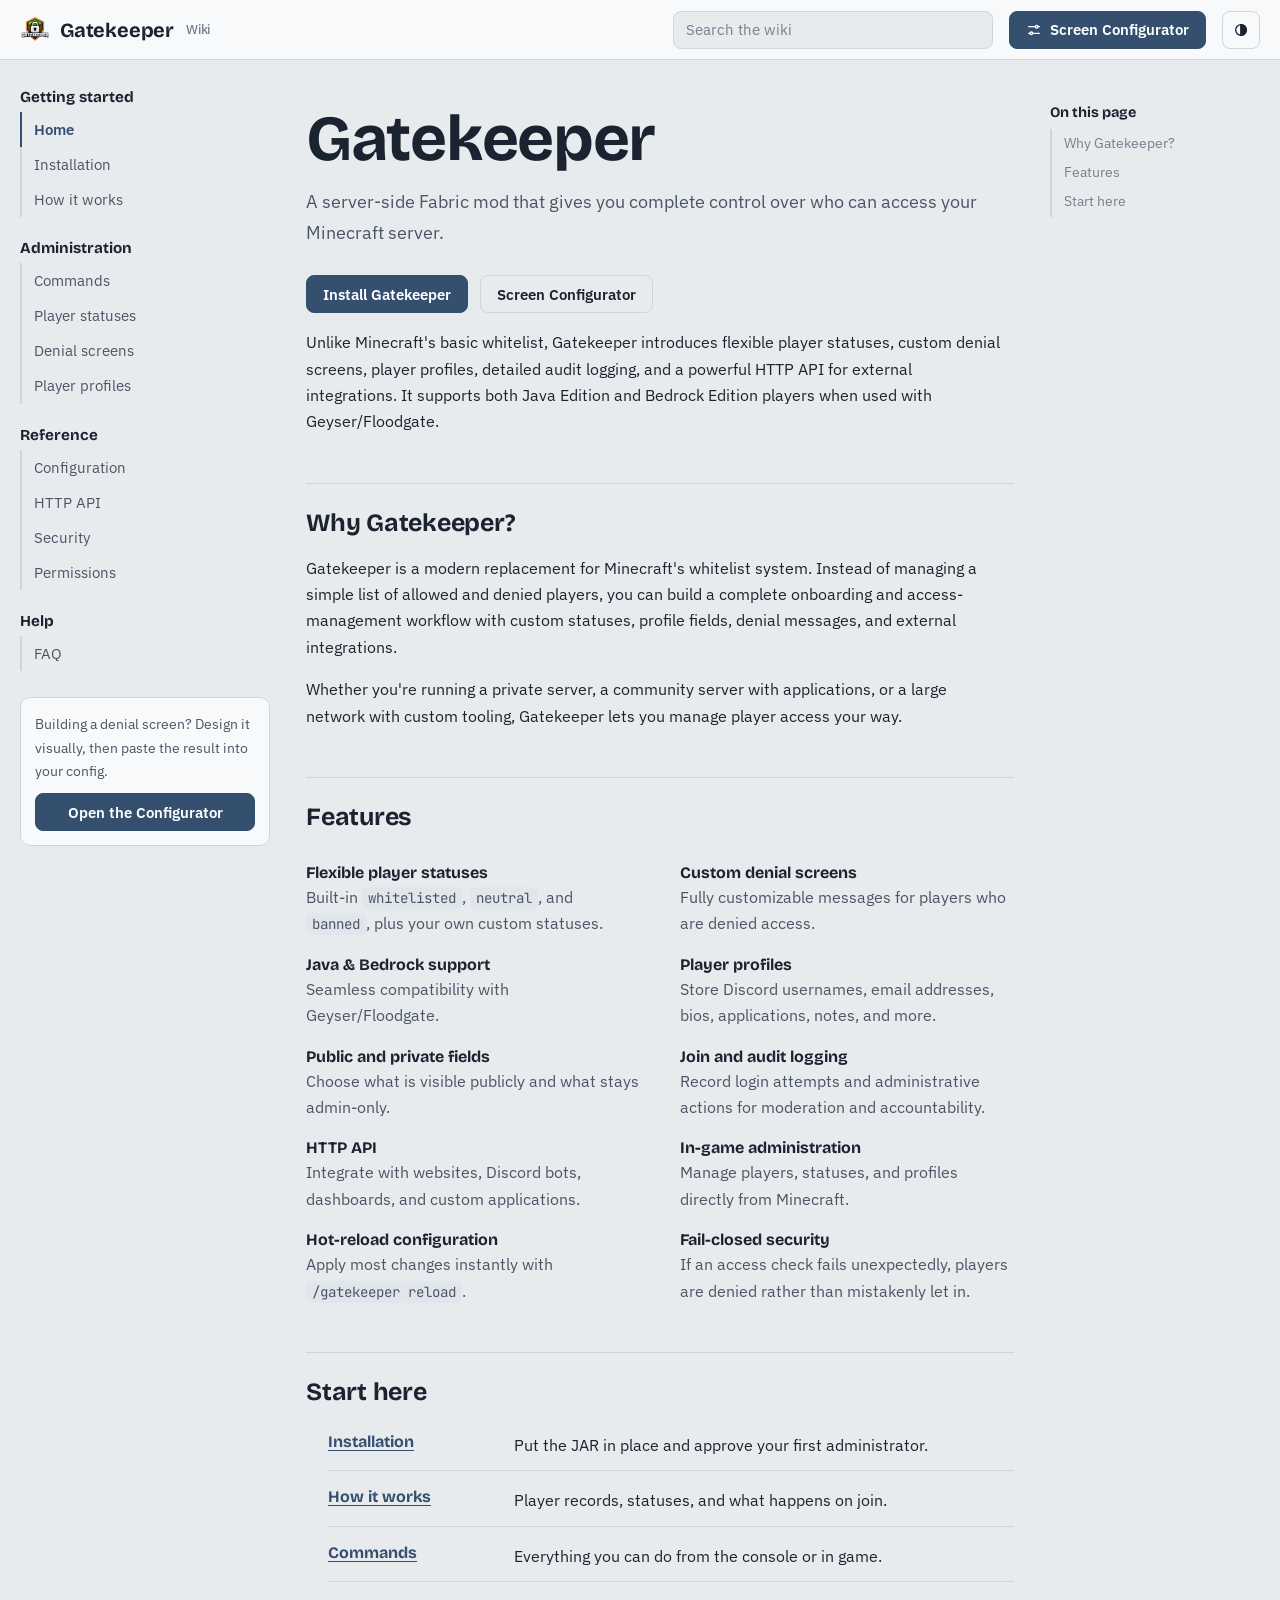
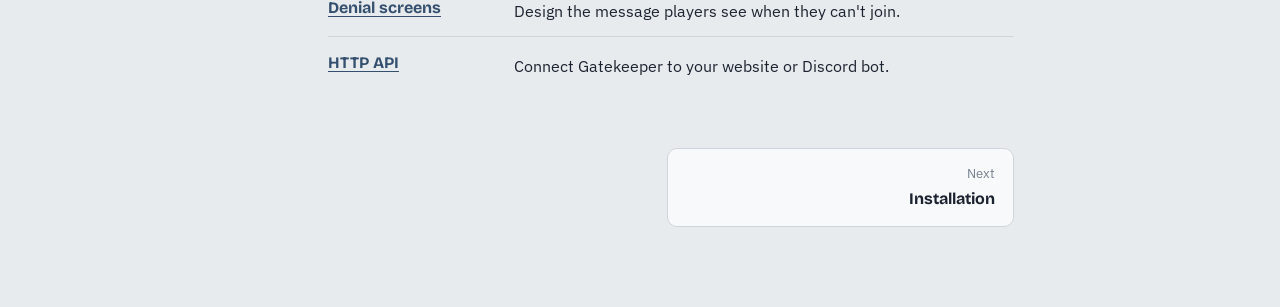
<file: index.html>
<!DOCTYPE html>
<html lang="en">
<head>
<meta charset="utf-8">
<meta name="viewport" content="width=device-width, initial-scale=1">
<title>Home · Gatekeeper Wiki</title>
<meta name="description" content="What Gatekeeper is and where to begin">
<link rel="icon" href="assets/img/favicon.png" type="image/png">
<script>try{var t=localStorage.getItem("gk-theme");if(!t&&matchMedia("(prefers-color-scheme: dark)").matches)t="dark";if(t)document.documentElement.dataset.theme=t}catch(e){}</script>
<link rel="preload" href="assets/fonts/bricolage-grotesque-latin-700-normal.woff2" as="font" type="font/woff2" crossorigin>
<link rel="preload" href="assets/fonts/ibm-plex-sans-latin-400-normal.woff2" as="font" type="font/woff2" crossorigin>
<link rel="preload" href="assets/fonts/ibm-plex-sans-latin-600-normal.woff2" as="font" type="font/woff2" crossorigin>
<link rel="preload" href="assets/fonts/jetbrains-mono-latin-400-normal.woff2" as="font" type="font/woff2" crossorigin>
<link rel="stylesheet" href="assets/css/style.css">
</head>
<body data-page="index.html">
<a class="skip" href="#content">Skip to content</a>
<header id="site-header" class="site-header">
<button class="btn ghost icon-btn menu-btn" id="menu-btn" aria-label="Open navigation" aria-expanded="false">&#9776;</button>
<a class="brand" href="index.html"><img src="./assets/img/favicon.png"><span>Gatekeeper</span><small>Wiki</small></a>
<div class="header-gap"></div>
<div class="search" role="search"><input id="search" type="search" placeholder="Search the wiki" aria-label="Search the wiki" autocomplete="off"><div class="results" id="results"></div></div>
<a class="btn" data-configurator href="#" target="_blank" rel="noopener"><svg viewBox="0 0 24 24" fill="none" stroke="currentColor" stroke-width="2" stroke-linecap="round" aria-hidden="true"><path d="M4 7h10M18 7h2M4 17h2M10 17h10"/><circle cx="16" cy="7" r="2"/><circle cx="8" cy="17" r="2"/></svg><span><span class="lbl-long">Screen </span>Configurator</span></a>
<button class="btn ghost icon-btn" id="theme-btn" aria-label="Toggle dark mode"><svg viewBox="0 0 24 24" fill="none" stroke="currentColor" stroke-width="2" stroke-linecap="round" aria-hidden="true"><circle cx="12" cy="12" r="8"/><path d="M12 4v16"/><path d="M12 4a8 8 0 0 1 0 16z" fill="currentColor"/></svg></button>
</header>
<div class="layout">
<aside id="sidebar" class="sidebar" aria-label="Wiki navigation"><h4>Getting started</h4><ul><li><a href="index.html" aria-current="page">Home</a></li><li><a href="installation.html">Installation</a></li><li><a href="how-it-works.html">How it works</a></li></ul><h4>Administration</h4><ul><li><a href="commands.html">Commands</a></li><li><a href="statuses.html">Player statuses</a></li><li><a href="denial-screens.html">Denial screens</a></li><li><a href="player-profiles.html">Player profiles</a></li></ul><h4>Reference</h4><ul><li><a href="configuration.html">Configuration</a></li><li><a href="http-api.html">HTTP API</a></li><li><a href="security.html">Security</a></li><li><a href="permissions.html">Permissions</a></li></ul><h4>Help</h4><ul><li><a href="faq.html">FAQ</a></li></ul><div class="side-cta">Building a denial screen? Design it visually, then paste the result into your config.<a class="btn" data-configurator href="#" target="_blank" rel="noopener">Open the Configurator</a></div></aside>
<article id="content" class="doc">
<div class="hero">
<h1>Gatekeeper</h1>
<p class="lede">A server-side Fabric mod that gives you complete control over who can access your Minecraft server.</p>
<div class="row">
<a class="btn" href="installation.html">Install Gatekeeper</a>
<a class="btn ghost" data-configurator href="#" target="_blank" rel="noopener">Screen Configurator</a>
</div>
</div>

<p>Unlike Minecraft's basic whitelist, Gatekeeper introduces flexible player statuses, custom denial screens, player profiles, detailed audit logging, and a powerful HTTP API for external integrations. It supports both Java Edition and Bedrock Edition players when used with Geyser/Floodgate.</p>

<h2 id="why-gatekeeper">Why Gatekeeper?</h2>
<p>Gatekeeper is a modern replacement for Minecraft's whitelist system. Instead of managing a simple list of allowed and denied players, you can build a complete onboarding and access-management workflow with custom statuses, profile fields, denial messages, and external integrations.</p>
<p>Whether you're running a private server, a community server with applications, or a large network with custom tooling, Gatekeeper lets you manage player access your way.</p>

<h2 id="features">Features</h2>
<dl class="feature-grid">
<div><dt>Flexible player statuses</dt><dd>Built-in <code>whitelisted</code>, <code>neutral</code>, and <code>banned</code>, plus your own custom statuses.</dd></div>
<div><dt>Custom denial screens</dt><dd>Fully customizable messages for players who are denied access.</dd></div>
<div><dt>Java &amp; Bedrock support</dt><dd>Seamless compatibility with Geyser/Floodgate.</dd></div>
<div><dt>Player profiles</dt><dd>Store Discord usernames, email addresses, bios, applications, notes, and more.</dd></div>
<div><dt>Public and private fields</dt><dd>Choose what is visible publicly and what stays admin-only.</dd></div>
<div><dt>Join and audit logging</dt><dd>Record login attempts and administrative actions for moderation and accountability.</dd></div>
<div><dt>HTTP API</dt><dd>Integrate with websites, Discord bots, dashboards, and custom applications.</dd></div>
<div><dt>In-game administration</dt><dd>Manage players, statuses, and profiles directly from Minecraft.</dd></div>
<div><dt>Hot-reload configuration</dt><dd>Apply most changes instantly with <code>/gatekeeper reload</code>.</dd></div>
<div><dt>Fail-closed security</dt><dd>If an access check fails unexpectedly, players are denied rather than mistakenly let in.</dd></div>
</dl>

<h2 id="start-here">Start here</h2>
<ul class="start-list">
<li><a href="installation.html">Installation</a><span>Put the JAR in place and approve your first administrator.</span></li>
<li><a href="how-it-works.html">How it works</a><span>Player records, statuses, and what happens on join.</span></li>
<li><a href="commands.html">Commands</a><span>Everything you can do from the console or in game.</span></li>
<li><a href="denial-screens.html">Denial screens</a><span>Design the message players see when they can't join.</span></li>
<li><a href="http-api.html">HTTP API</a><span>Connect Gatekeeper to your website or Discord bot.</span></li>
</ul>
<nav class="pager" aria-label="Previous and next pages"><a class="next" href="installation.html"><small>Next</small><b>Installation</b></a></nav>
</article>
<nav id="toc" class="toc" aria-label="On this page"><h4>On this page</h4><a href="#why-gatekeeper">Why Gatekeeper?</a><a href="#features">Features</a><a href="#start-here">Start here</a></nav>
</div>
<script src="assets/js/site.js"></script>
</body>
</html>
</file>
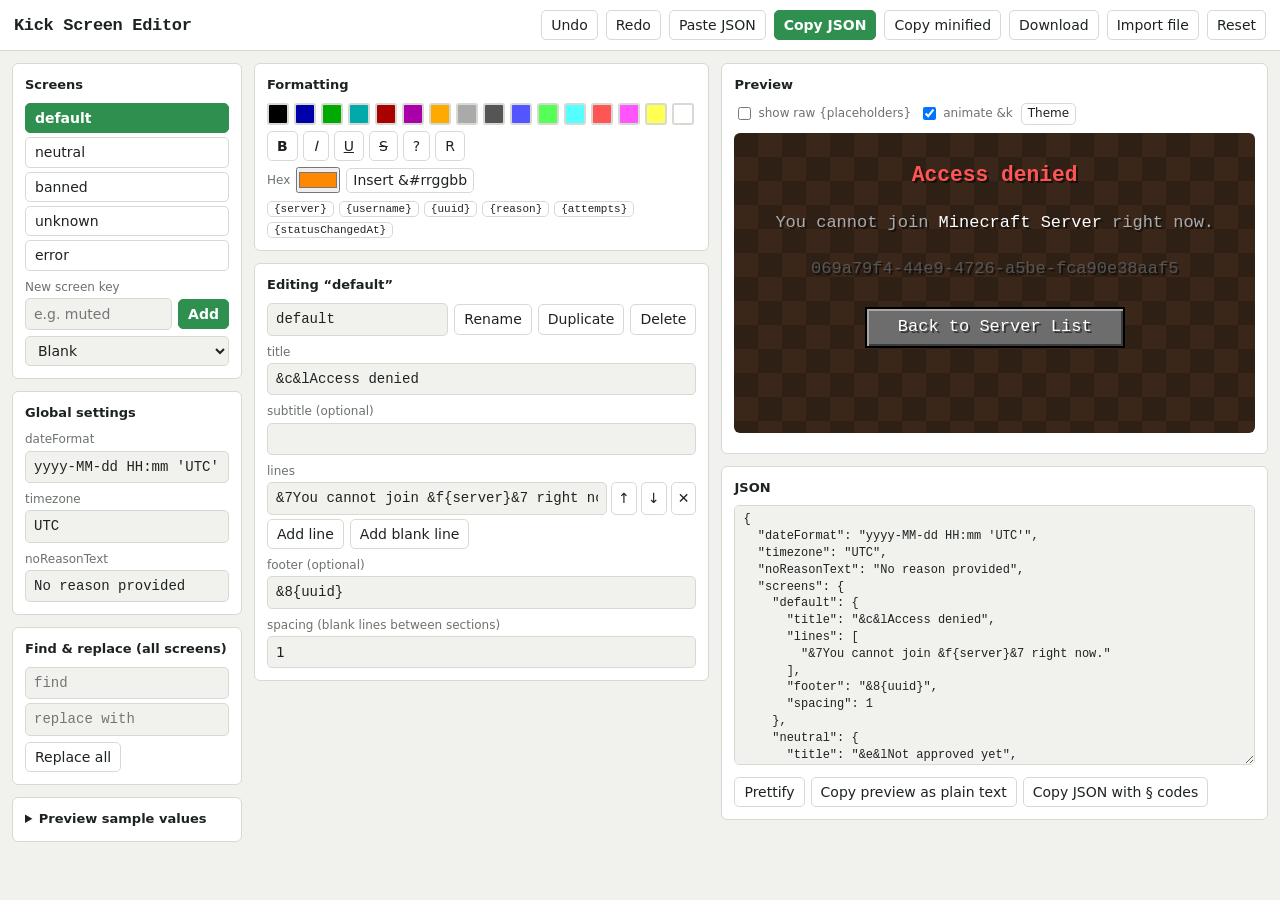
<file: configurator/index.html>
<!DOCTYPE html>
<html lang="en"><head><meta charset="utf-8">
<meta name="viewport" content="width=device-width, initial-scale=1, viewport-fit=cover">
<title>Kick Screen Editor</title>
<link rel="icon" href="favicon.png" type="image/png">
<style>
:root{--bg:#f1f2ee;--pn:#fff;--ink:#1d2320;--mut:#6b736d;--ln:#d6dad2;--ac:#2f8f4e;--acx:#fff;--bad:#c0392b;box-sizing:border-box;padding-top:env(safe-area-inset-top,0px);padding-bottom:env(safe-area-inset-bottom,0px)}
@media (prefers-color-scheme:dark){:root:not([data-theme="light"]){--bg:#14171a;--pn:#1d2226;--ink:#e6e9e4;--mut:#8d968f;--ln:#313a3f;--ac:#5fd484;--acx:#0b1a10;--bad:#ff7b6b}}
:root[data-theme="dark"]{--bg:#14171a;--pn:#1d2226;--ink:#e6e9e4;--mut:#8d968f;--ln:#313a3f;--ac:#5fd484;--acx:#0b1a10;--bad:#ff7b6b}
html{scroll-padding-top:env(safe-area-inset-top,0px)}
*{box-sizing:border-box}
body{margin:0;background:var(--bg);color:var(--ink);font:14px/1.45 "Segoe UI",system-ui,sans-serif}
header{display:flex;flex-wrap:wrap;gap:8px;align-items:center;padding:10px 14px;border-bottom:1px solid var(--ln);background:var(--pn);position:sticky;top:env(safe-area-inset-top,0px);z-index:5}
h1{font:700 17px "Courier New",monospace;margin:0 auto 0 0;letter-spacing:-.02em}
main{display:grid;grid-template-columns:230px minmax(280px,1fr) minmax(320px,1.2fr);gap:12px;padding:12px;align-items:start}
@media(max-width:980px){main{grid-template-columns:1fr}}
section{background:var(--pn);border:1px solid var(--ln);border-radius:6px;padding:12px}
h2{font-size:13px;margin:0 0 8px;font-weight:700}
button,select,input,textarea{font:inherit;color:var(--ink)}
button{background:var(--pn);border:1px solid var(--ln);border-radius:5px;padding:4px 9px;cursor:pointer}
button:hover{border-color:var(--ac)}button:focus-visible,input:focus-visible,textarea:focus-visible,select:focus-visible{outline:2px solid var(--ac);outline-offset:1px}
button.pri{background:var(--ac);color:var(--acx);border-color:var(--ac);font-weight:600}
button.sm{padding:1px 6px}button.danger.armed{background:var(--bad);color:#fff;border-color:var(--bad)}
input[type=text],input[type=number],select,textarea{width:100%;background:var(--bg);border:1px solid var(--ln);border-radius:5px;padding:5px 8px}
textarea{font:12px/1.4 "Courier New",monospace;min-height:260px;resize:vertical;white-space:pre}
label{display:block;color:var(--mut);font-size:12px;margin:8px 0 2px}
.row{display:flex;gap:6px;align-items:center}.row>input{flex:1}
.wrap{display:flex;flex-wrap:wrap;gap:5px}
.scr{display:flex;justify-content:space-between;width:100%;text-align:left;margin-bottom:4px}
.scr.on{border-color:var(--ac);background:var(--ac);color:var(--acx);font-weight:600}
.sw{width:22px;height:22px;padding:0;border-radius:3px;border:2px solid var(--ln)}
.fmt{min-width:26px}
.chip{font:11px "Courier New",monospace;padding:1px 6px}
.ed{font-family:"Courier New",monospace}
.lnrow{display:flex;gap:4px;margin-bottom:4px}.lnrow input{flex:1}
.stage{background:#2b1d12 repeating-conic-gradient(#3a271a 0 25%,#2f2015 0 50%) 0 0/48px 48px;border-radius:6px;padding:28px 12px 22px;text-align:center;font:17px/1.35 "Courier New","Lucida Console",monospace;min-height:300px;overflow-x:auto;text-shadow:2px 2px 0 rgba(0,0,0,.55)}
.stage .ln{white-space:pre-wrap;min-height:1.35em}.stage .t{font-size:1.25em}
.mcb{display:inline-block;margin-top:26px;min-width:260px;padding:7px 16px;background:#6d6d6d;border:2px solid #000;box-shadow:inset 2px 2px 0 #a8a8a8,inset -2px -2px 0 #3c3c3c;color:#fff}
.obf{font-family:monospace}
.bar{display:flex;gap:8px;align-items:center;flex-wrap:wrap;margin-bottom:8px;color:var(--mut);font-size:12px}
.bar label{margin:0;display:inline-flex;gap:4px;align-items:center}
#status.err{color:var(--bad)}#status.ok{color:var(--ac)}
#lint div{color:var(--bad);font-size:12px}
details summary{cursor:pointer;font-weight:600;font-size:13px}
.drop{outline:3px dashed var(--ac);outline-offset:-8px}
@media(prefers-reduced-motion:reduce){*{scroll-behavior:auto}}
</style></head><body>
<header>
<h1>Kick Screen Editor</h1>
<button id="undo" title="Ctrl+Z">Undo</button><button id="redo" title="Ctrl+Y">Redo</button>
<button id="paste">Paste JSON</button><button id="copy" class="pri">Copy JSON</button>
<button id="copymin">Copy minified</button><button id="dl">Download</button>
<button id="imp">Import file</button><input id="file" type="file" accept=".json,.txt,application/json" hidden>
<button id="reset" class="danger">Reset</button>
</header>
<main>
<div>
<section><h2>Screens</h2><div id="list"></div>
<label for="nn">New screen key</label>
<div class="row"><input id="nn" type="text" placeholder="e.g. muted"><button id="add" class="pri">Add</button></div>
<div class="row" style="margin-top:6px"><select id="tpl"><option value="blank">Blank</option><option value="copy">Copy of current</option><option value="preset">Generic deny preset</option></select></div>
</section>
<section style="margin-top:12px"><h2>Global settings</h2>
<label for="g_dateFormat">dateFormat</label><input id="g_dateFormat" type="text" class="ed">
<label for="g_timezone">timezone</label><input id="g_timezone" type="text" class="ed">
<label for="g_noReasonText">noReasonText</label><input id="g_noReasonText" type="text" class="ed">
</section>
<section style="margin-top:12px"><h2>Find &amp; replace (all screens)</h2>
<input id="fr_a" type="text" placeholder="find" class="ed"><div style="height:4px"></div>
<input id="fr_b" type="text" placeholder="replace with" class="ed">
<div class="row" style="margin-top:6px"><button id="fr_go">Replace all</button><span id="fr_n" style="color:var(--mut)"></span></div>
</section>
<section style="margin-top:12px"><details><summary>Preview sample values</summary><div id="samp"></div></details></section>
</div>

<div>
<section><h2>Formatting</h2>
<div class="wrap" id="pal"></div>
<div class="wrap" id="fm" style="margin-top:6px"></div>
<div class="row" style="margin-top:6px"><label style="margin:0">Hex</label><input id="hex" type="color" value="#ff8800" style="max-width:44px;padding:0;height:26px"><button id="hexb" class="sm">Insert &amp;#rrggbb</button></div>
<div class="wrap" id="ph" style="margin-top:8px"></div>
</section>
<section style="margin-top:12px" id="editor"></section>
</div>

<div>
<section><h2>Preview</h2>
<div class="bar"><label><input type="checkbox" id="rawph"> show raw {placeholders}</label><label><input type="checkbox" id="obfon" checked> animate &amp;k</label><button id="theme" class="sm">Theme</button></div>
<div class="stage" id="stage"></div>
<div id="lint" style="margin-top:8px"></div>
</section>
<section style="margin-top:12px"><h2>JSON <span id="status" style="font-weight:400;font-size:12px;margin-left:6px"></span></h2>
<textarea id="raw" spellcheck="false" aria-label="Raw JSON"></textarea>
<div class="row" style="margin-top:6px;flex-wrap:wrap"><button id="fmt">Prettify</button><button id="plain">Copy preview as plain text</button><button id="legacy">Copy JSON with § codes</button></div>
</section>
</div>
</main>
<script>
const DEF={"dateFormat":"yyyy-MM-dd HH:mm 'UTC'","timezone":"UTC","noReasonText":"No reason provided","screens":{"default":{"title":"&c&lAccess denied","lines":["&7You cannot join &f{server}&7 right now."],"footer":"&8{uuid}","spacing":1},"neutral":{"title":"&e&lNot approved yet","subtitle":"&7Hi &f{username}&7!","lines":["&7You are not on the approved list for &f{server}&7.","&7Ask a staff member to approve your account."],"footer":"&8Attempt #{attempts} - {uuid}","spacing":1},"banned":{"title":"&4&lYou are banned","subtitle":"&7Reason: &f{reason}","lines":["&7You are banned from &f{server}&7.","&7If you believe this is a mistake, contact the staff."],"footer":"&8Since {statusChangedAt}","spacing":1},"unknown":{"title":"&c&lAccess denied","lines":["&7Your account is in a state this server does not recognise.","&7Please contact the staff."],"footer":"&8{uuid}","spacing":1},"error":{"title":"&c&lTemporarily unavailable","lines":["&7The access system had a problem checking your account.","&7Please try again in a moment."],"spacing":1}}};
const COL={0:'#000000',1:'#0000AA',2:'#00AA00',3:'#00AAAA',4:'#AA0000',5:'#AA00AA',6:'#FFAA00',7:'#AAAAAA',8:'#555555',9:'#5555FF',a:'#55FF55',b:'#55FFFF',c:'#FF5555',d:'#FF55FF',e:'#FFFF55',f:'#FFFFFF'};
const NAMES={0:'Black',1:'Dark Blue',2:'Dark Green',3:'Dark Aqua',4:'Dark Red',5:'Dark Purple',6:'Gold',7:'Gray',8:'Dark Gray',9:'Blue',a:'Green',b:'Aqua',c:'Red',d:'Light Purple',e:'Yellow',f:'White'};
const FMT=[['l','B','Bold'],['o','I','Italic'],['n','U','Underline'],['m','S','Strikethrough'],['k','?','Obfuscated'],['r','R','Reset']];
const samp={server:'Minecraft Server',username:'Steve',uuid:'069a79f4-44e9-4726-a5be-fca90e38aaf5',reason:'Griefing spawn',attempts:'3',statusChangedAt:'2026-09-30 12:00 UTC'};
const $=s=>document.querySelector(s);
const esc=s=>String(s).replace(/[&<>"]/g,c=>({'&':'&amp;','<':'&lt;','>':'&gt;','"':'&quot;'}[c]));
let cfg,cur,hist=[],fut=[],last=null,tm=null;
try{const s=localStorage.getItem('mcscreens');cfg=s?JSON.parse(s):null}catch(e){}
if(!cfg||typeof cfg!=='object')cfg=JSON.parse(JSON.stringify(DEF));
cfg.screens=cfg.screens&&typeof cfg.screens==='object'?cfg.screens:{};
cur=Object.keys(cfg.screens)[0]||null;hist=[JSON.stringify(cfg)];

function mc(t){
  if(!$('#rawph').checked)t=t.replace(/\{(\w+)\}/g,(m,k)=>k in samp?samp[k]:m);
  let o='',st={},buf='';
  const flush=()=>{if(!buf)return;let s='color:'+(st.c||'#fff')+';';if(st.l)s+='font-weight:700;';if(st.o)s+='font-style:italic;';
    const d=[st.n&&'underline',st.m&&'line-through'].filter(Boolean).join(' ');if(d)s+='text-decoration:'+d+';';
    o+=`<span style="${s}"${st.k?` class="obf" data-t="${esc(buf)}"`:''}>${esc(buf)}</span>`;buf=''};
  for(let i=0;i<t.length;i++){const ch=t[i];
    if((ch==='&'||ch==='§')&&i+1<t.length){
      const m=t.slice(i+1).match(/^#([0-9a-fA-F]{6})/);
      if(m){flush();st={c:'#'+m[1]};i+=7;continue}
      const k=t[i+1].toLowerCase();
      if(k in COL){flush();st={c:COL[k]};i++;continue}
      if('lmnok'.includes(k)){flush();st[k]=1;i++;continue}
      if(k==='r'){flush();st={};i++;continue}
    }buf+=ch}
  flush();return o}
const plain=t=>t.replace(/\{(\w+)\}/g,(m,k)=>k in samp?samp[k]:m).replace(/[&§](#[0-9a-fA-F]{6}|[0-9a-fk-orA-FK-OR])/g,'');

function commit(){clearTimeout(tm);const j=JSON.stringify(cfg);if(hist[hist.length-1]!==j){hist.push(j);fut=[];if(hist.length>100)hist.shift()}
  try{localStorage.setItem('mcscreens',j)}catch(e){}}
function later(){clearTimeout(tm);tm=setTimeout(commit,400)}
function setCfg(c,keepRaw){cfg=c;if(!cfg.screens||typeof cfg.screens!=='object')cfg.screens={};if(!(cur in cfg.screens))cur=Object.keys(cfg.screens)[0]||null;commit();refresh(true,keepRaw)}
function undo(){commit();if(hist.length>1){fut.push(hist.pop());cfg=JSON.parse(hist[hist.length-1]);fix()}}
function redo(){if(fut.length){const j=fut.pop();hist.push(j);cfg=JSON.parse(j);fix()}}
function fix(){if(!(cur in cfg.screens))cur=Object.keys(cfg.screens)[0]||null;try{localStorage.setItem('mcscreens',JSON.stringify(cfg))}catch(e){}refresh(true)}
const S=()=>cur&&cfg.screens[cur];

function renderList(){const l=$('#list');const ks=Object.keys(cfg.screens);
  l.innerHTML=ks.length?ks.map(k=>`<button class="scr ${k===cur?'on':''}" data-k="${esc(k)}"><span>${esc(k)}</span></button>`).join(''):'<p style="color:var(--mut)">No screens yet. Add one below.</p>';
  for(const k of ['dateFormat','timezone','noReasonText'])$('#g_'+k).value=cfg[k]??''}
function renderEditor(){const e=$('#editor'),s=S();
  if(!s){e.innerHTML='<h2>Editor</h2><p style="color:var(--mut)">Select or add a screen to edit it.</p>';return}
  const lines=Array.isArray(s.lines)?s.lines:[];
  e.innerHTML=`<h2>Editing “${esc(cur)}”</h2>
  <div class="row"><input id="rn" type="text" value="${esc(cur)}" class="ed" aria-label="Screen key"><button id="rnb">Rename</button><button id="dup">Duplicate</button><button id="del" class="danger">Delete</button></div>
  <label for="f_title">title</label><input id="f_title" data-f="title" type="text" class="ed" value="${esc(s.title??'')}">
  <label for="f_subtitle">subtitle (optional)</label><input id="f_subtitle" data-f="subtitle" type="text" class="ed" value="${esc(s.subtitle??'')}">
  <label>lines</label><div id="lns">${lines.map((x,i)=>`<div class="lnrow"><input data-l="${i}" type="text" class="ed" aria-label="Line ${i+1}" value="${esc(x)}"><button class="sm" data-a="up" data-i="${i}" title="Move up">↑</button><button class="sm" data-a="dn" data-i="${i}" title="Move down">↓</button><button class="sm" data-a="dl" data-i="${i}" title="Remove">✕</button></div>`).join('')}</div>
  <div class="row"><button id="addl">Add line</button><button id="addbl" title="Adds an empty line">Add blank line</button></div>
  <label for="f_footer">footer (optional)</label><input id="f_footer" data-f="footer" type="text" class="ed" value="${esc(s.footer??'')}">
  <label for="f_spacing">spacing (blank lines between sections)</label><input id="f_spacing" data-f="spacing" type="number" min="0" max="10" value="${s.spacing??1}">`}
function renderPreview(){const s=S(),st=$('#stage');if(!s){st.innerHTML='';return}
  const L=[],ln=(t,c)=>L.push(`<div class="ln ${c||''}">${mc(String(t))||'&nbsp;'}</div>`);
  const gap=()=>{for(let i=0;i<(+s.spacing||0);i++)ln('')};
  if(s.title)ln(s.title,'t');if(s.subtitle)ln(s.subtitle);
  const ls=Array.isArray(s.lines)?s.lines:[];
  if((s.title||s.subtitle)&&ls.length)gap();ls.forEach(x=>ln(x));
  if(s.footer){if(L.length)gap();ln(s.footer)}
  st.innerHTML=L.join('')+'<div class="mcb">Back to Server List</div>'}
function renderRaw(){const r=$('#raw');if(document.activeElement!==r)r.value=JSON.stringify(cfg,null,2);setStatus('','')}
function lint(){const out=[],known=new Set(Object.keys(samp));
  for(const[k,s]of Object.entries(cfg.screens)){if(!s||typeof s!=='object'){out.push(`“${k}” is not an object`);continue}
    const txt=[s.title,s.subtitle,s.footer,...(Array.isArray(s.lines)?s.lines:[])].filter(x=>typeof x==='string').join('\n');
    const bad=[...new Set([...txt.matchAll(/\{(\w+)\}/g)].map(m=>m[1]).filter(x=>!known.has(x)))];
    if(bad.length)out.push(`“${k}” uses unknown placeholder: ${bad.map(b=>'{'+b+'}').join(', ')}`);
    if(!s.title&&!(s.lines&&s.lines.length))out.push(`“${k}” has no title or lines`)}
  if(!cfg.screens.default)out.push('No “default” screen. It is the usual fallback.');
  $('#lint').innerHTML=out.map(x=>`<div>⚠ ${esc(x)}</div>`).join('')}
function setStatus(m,c){const s=$('#status');s.textContent=m;s.className=c}
function refresh(full,keepRaw){renderList();if(full)renderEditor();renderPreview();if(!keepRaw)renderRaw();lint()}

/* editing */
$('#editor').addEventListener('input',e=>{const t=e.target,s=S();if(!s)return;
  if(t.dataset.f){const f=t.dataset.f;if(f==='spacing')s.spacing=Math.max(0,parseInt(t.value)||0);else if(t.value==='')delete s[f];else s[f]=t.value}
  else if(t.dataset.l!==undefined)s.lines[+t.dataset.l]=t.value;
  renderPreview();renderRaw();lint();later()});
$('#editor').addEventListener('focusin',e=>{if(e.target.matches('input[type=text]')&&e.target.id!=='rn')last=e.target});
$('#editor').addEventListener('click',e=>{const b=e.target.closest('button');if(!b)return;const s=S();
  if(b.dataset.a){const i=+b.dataset.i,a=s.lines;if(b.dataset.a==='dl')a.splice(i,1);else{const j=b.dataset.a==='up'?i-1:i+1;if(j<0||j>=a.length)return;[a[i],a[j]]=[a[j],a[i]]}commit();refresh(true)}
  else if(b.id==='addl'||b.id==='addbl'){if(!Array.isArray(s.lines))s.lines=[];s.lines.push(b.id==='addl'?'&7':'');commit();refresh(true)}
  else if(b.id==='rnb'){const n=$('#rn').value.trim();if(!n||n===cur||n in cfg.screens)return setStatus('Key is empty or already used','err');
    cfg.screens=Object.fromEntries(Object.entries(cfg.screens).map(([k,v])=>[k===cur?n:k,v]));cur=n;commit();refresh(true)}
  else if(b.id==='dup'){let n=cur+'_copy';while(n in cfg.screens)n+='_';cfg.screens[n]=JSON.parse(JSON.stringify(s));cur=n;commit();refresh(true)}
  else if(b.id==='del'){if(!b.classList.contains('armed')){b.classList.add('armed');b.textContent='Click again to delete';setTimeout(()=>{b.classList.remove('armed');b.textContent='Delete'},2500);return}
    delete cfg.screens[cur];cur=Object.keys(cfg.screens)[0]||null;commit();refresh(true)}});
$('#list').addEventListener('click',e=>{const b=e.target.closest('button');if(b){cur=b.dataset.k;refresh(true)}});
$('#add').onclick=()=>{const n=$('#nn').value.trim();if(!n||n in cfg.screens)return setStatus('Enter a unique key','err');
  const t=$('#tpl').value;cfg.screens[n]=t==='copy'&&S()?JSON.parse(JSON.stringify(S())):t==='preset'?JSON.parse(JSON.stringify(DEF.screens.default)):{title:'&f&l'+n,lines:['&7Edit me.'],spacing:1};
  cur=n;$('#nn').value='';commit();refresh(true)};
$('#nn').addEventListener('keydown',e=>{if(e.key==='Enter')$('#add').click()});
for(const k of ['dateFormat','timezone','noReasonText'])$('#g_'+k).addEventListener('input',e=>{cfg[k]=e.target.value;renderRaw();later()});

/* toolbar */
function ins(txt){let t=last;if(!t||!document.body.contains(t)){t=$('#f_title');if(!t)return}
  const a=t.selectionStart??t.value.length,b=t.selectionEnd??a;t.setRangeText(txt,a,b,'end');t.focus();t.dispatchEvent(new Event('input',{bubbles:true}))}
$('#pal').innerHTML=Object.keys(COL).map(k=>`<button class="sw" data-c="&${k}" style="background:${COL[k]}" title="&${k} ${NAMES[k]}" aria-label="${NAMES[k]}"></button>`).join('');
$('#fm').innerHTML=FMT.map(([c,l,n])=>`<button class="fmt" data-c="&${c}" title="&${c} ${n}" style="${c==='l'?'font-weight:700':c==='o'?'font-style:italic':c==='n'?'text-decoration:underline':c==='m'?'text-decoration:line-through':''}">${l}</button>`).join('');
$('#ph').innerHTML=Object.keys(samp).map(k=>`<button class="chip" data-c="{${k}}">{${k}}</button>`).join('');
for(const id of ['#pal','#fm','#ph']){$(id).addEventListener('mousedown',e=>e.preventDefault());$(id).addEventListener('click',e=>{const b=e.target.closest('button');if(b)ins(b.dataset.c)})}
$('#hexb').onclick=()=>ins('&'+$('#hex').value);
$('#samp').innerHTML=Object.keys(samp).map(k=>`<label for="s_${k}">${k}</label><input id="s_${k}" data-s="${k}" type="text" class="ed" value="${esc(samp[k])}">`).join('');
$('#samp').addEventListener('input',e=>{samp[e.target.dataset.s]=e.target.value;renderPreview()});
$('#rawph').onchange=renderPreview;

/* raw JSON, import/export */
function applyText(t,keep){let o;try{o=JSON.parse(t)}catch(e){setStatus('Invalid JSON: '+e.message,'err');return false}
  if(!o||typeof o!=='object'||Array.isArray(o)){setStatus('Top level must be an object','err');return false}
  cfg=o;if(!cfg.screens||typeof cfg.screens!=='object'){cfg.screens={}}if(!(cur in cfg.screens))cur=Object.keys(cfg.screens)[0]||null;
  commit();refresh(true,keep);setStatus('Loaded ✓','ok');return true}
let rt;$('#raw').addEventListener('input',e=>{clearTimeout(rt);rt=setTimeout(()=>applyText(e.target.value,true),350)});
$('#raw').addEventListener('blur',renderRaw);
async function copy(t,msg){try{await navigator.clipboard.writeText(t)}catch(e){const a=document.createElement('textarea');a.value=t;document.body.appendChild(a);a.select();try{document.execCommand('copy')}catch(_){}a.remove()}setStatus(msg||'Copied ✓','ok');setTimeout(()=>setStatus('',''),1800)}
$('#copy').onclick=()=>copy(JSON.stringify(cfg,null,2));
$('#copymin').onclick=()=>copy(JSON.stringify(cfg));
$('#legacy').onclick=()=>copy(JSON.stringify(cfg,null,2).replace(/&(?=#[0-9a-fA-F]{6}|[0-9a-fk-orA-FK-OR])/g,'§'),'Copied with § ✓');
$('#plain').onclick=()=>{const s=S();if(!s)return;const a=[s.title,s.subtitle,...(s.lines||[]),s.footer].filter(x=>x!==undefined).map(plain);copy(a.join('\n'),'Plain text copied ✓')};
$('#paste').onclick=async()=>{try{const t=await navigator.clipboard.readText();applyText(t)}catch(e){setStatus('Clipboard blocked: click the JSON box and press Ctrl+V','err');$('#raw').focus()}};
$('#fmt').onclick=()=>{$('#raw').value=JSON.stringify(cfg,null,2)};
$('#dl').onclick=()=>{const a=document.createElement('a');a.href=URL.createObjectURL(new Blob([JSON.stringify(cfg,null,2)],{type:'application/json'}));a.download='messages.json';a.click();setTimeout(()=>URL.revokeObjectURL(a.href),500)};
$('#imp').onclick=()=>$('#file').click();
const readF=f=>f&&f.text().then(t=>applyText(t));
$('#file').onchange=e=>{readF(e.target.files[0]);e.target.value=''};
addEventListener('dragover',e=>{e.preventDefault();document.body.classList.add('drop')});
addEventListener('dragleave',e=>{if(!e.relatedTarget)document.body.classList.remove('drop')});
addEventListener('drop',e=>{e.preventDefault();document.body.classList.remove('drop');readF(e.dataTransfer.files[0])});
$('#reset').onclick=e=>{const b=e.target;if(!b.classList.contains('armed')){b.classList.add('armed');b.textContent='Click again to reset';setTimeout(()=>{b.classList.remove('armed');b.textContent='Reset'},2500);return}
  b.classList.remove('armed');b.textContent='Reset';cur='default';setCfg(JSON.parse(JSON.stringify(DEF)))};
$('#undo').onclick=undo;$('#redo').onclick=redo;
addEventListener('keydown',e=>{if((e.ctrlKey||e.metaKey)&&!e.target.matches('#raw')){const k=e.key.toLowerCase();if(k==='z'&&!e.shiftKey&&!e.target.matches('input')){e.preventDefault();undo()}else if((k==='y'||(k==='z'&&e.shiftKey))&&!e.target.matches('input')){e.preventDefault();redo()}}});
$('#fr_go').onclick=()=>{const a=$('#fr_a').value,b=$('#fr_b').value;if(!a)return;let n=0;const r=x=>typeof x==='string'&&x.includes(a)?(n+=x.split(a).length-1,x.split(a).join(b)):x;
  for(const s of Object.values(cfg.screens)){if(!s||typeof s!=='object')continue;for(const f of ['title','subtitle','footer'])s[f]=r(s[f]);for(const f of ['title','subtitle','footer'])if(s[f]===undefined)delete s[f];if(Array.isArray(s.lines))s.lines=s.lines.map(r)}
  $('#fr_n').textContent=n+' replaced';commit();refresh(true)};
$('#theme').onclick=()=>{const r=document.documentElement,d=r.dataset.theme==='dark'||(!r.dataset.theme&&matchMedia('(prefers-color-scheme:dark)').matches);r.dataset.theme=d?'light':'dark'};
const R='!#$%&*+?@ABCDEFGHJKLMNPQRSTUVWXYZ0123456789';
setInterval(()=>{if(!$('#obfon').checked)return;document.querySelectorAll('.obf').forEach(e=>{e.textContent=[...e.dataset.t].map(c=>c===' '?' ':R[Math.random()*R.length|0]).join('')})},90);
refresh(true);
</script></body></html>
</file>
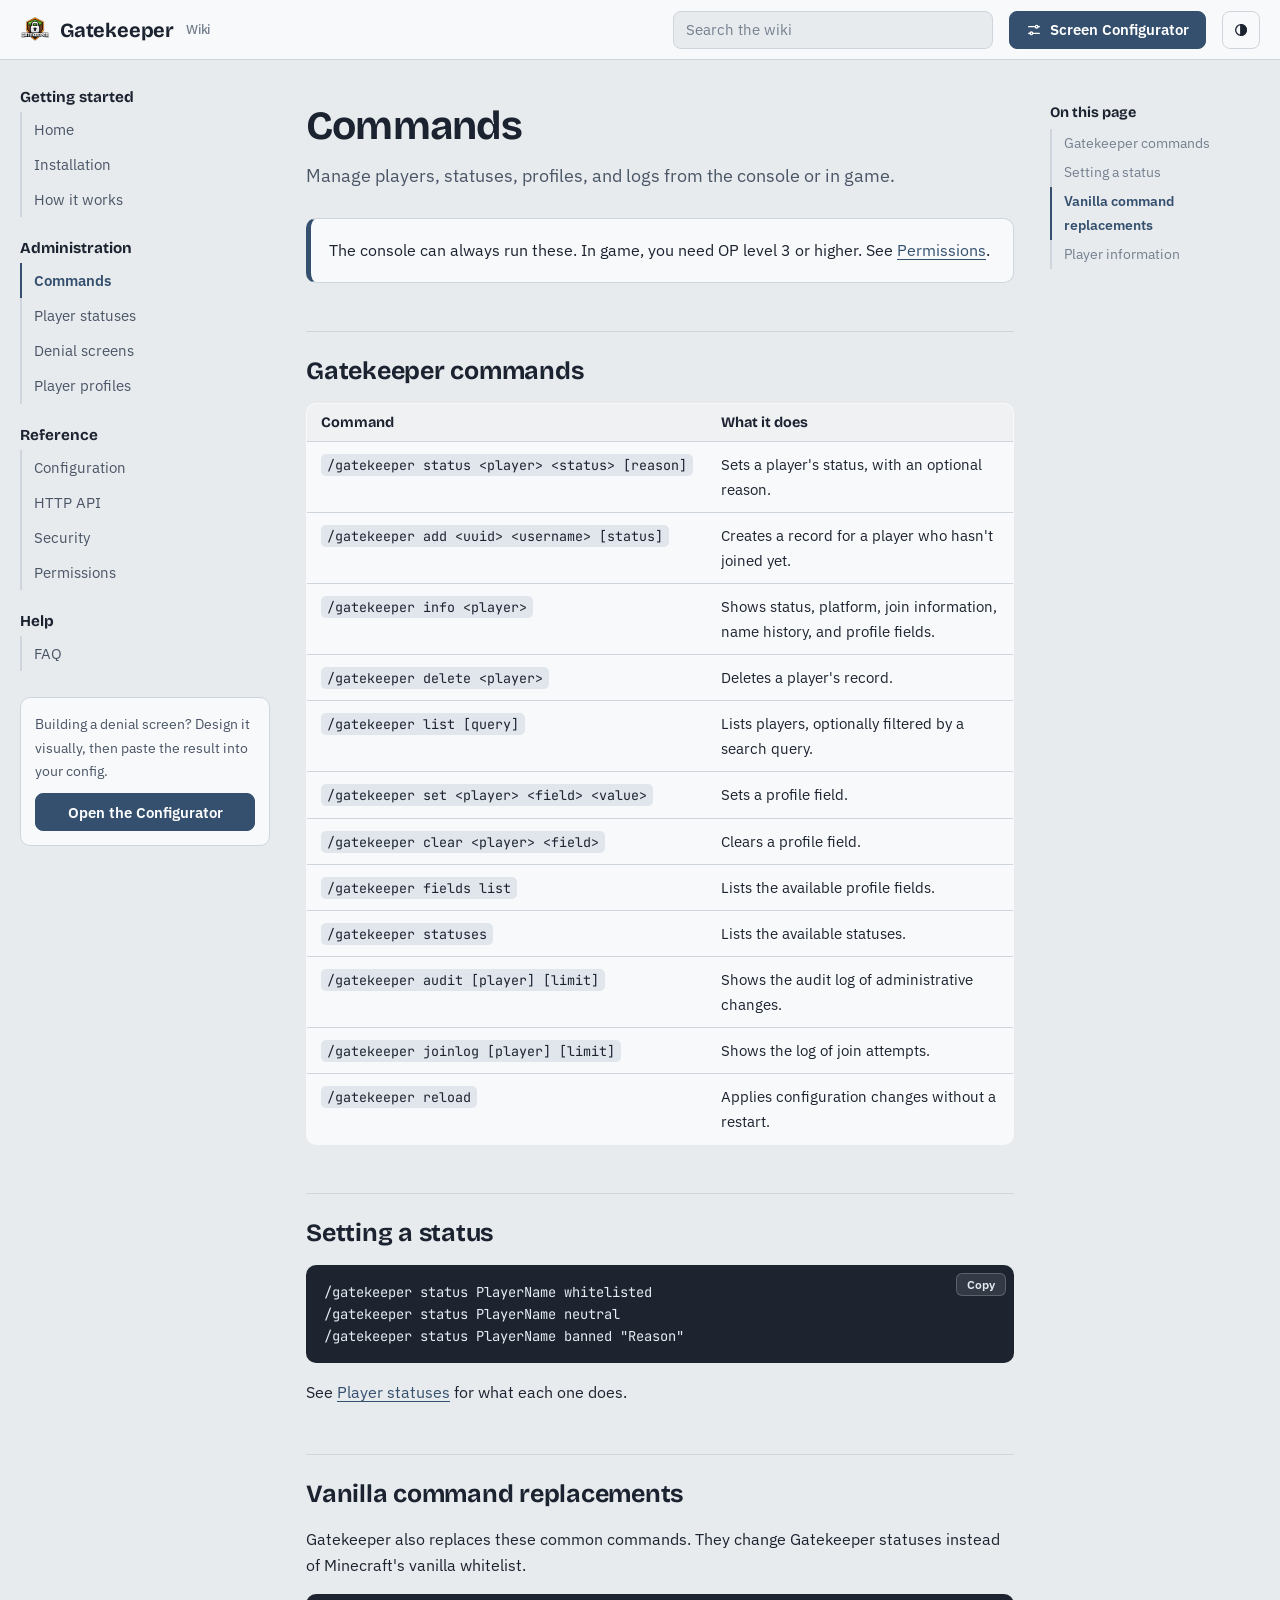
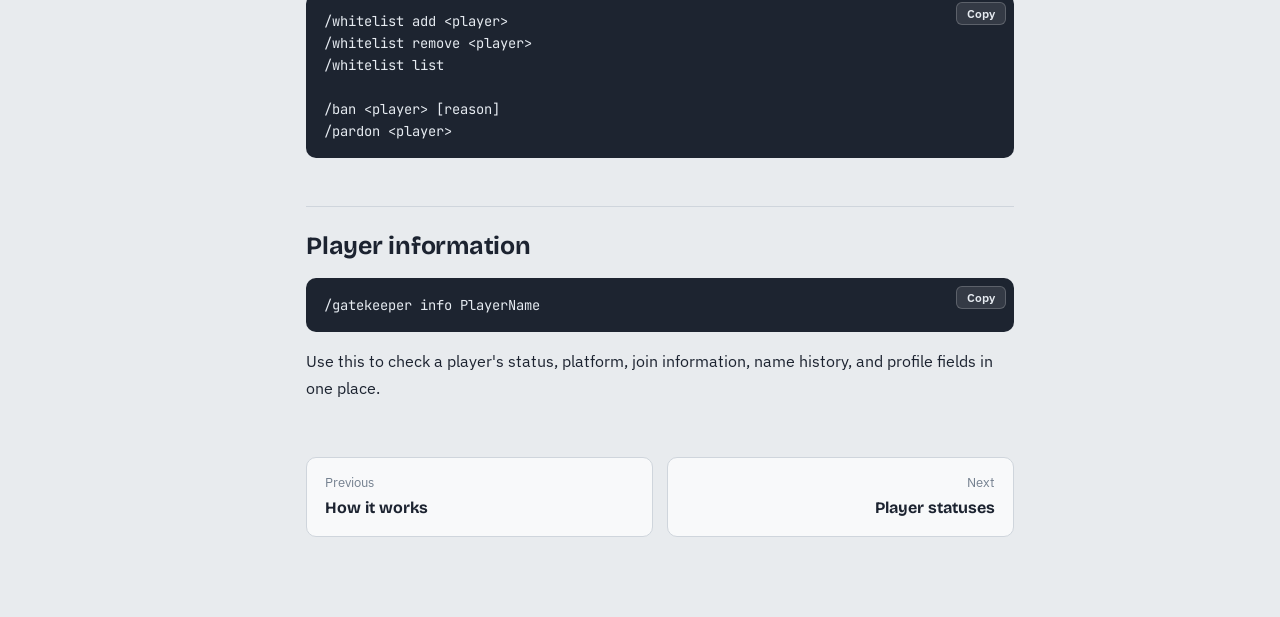
<file: commands.html>
<!DOCTYPE html>
<html lang="en">
<head>
<meta charset="utf-8">
<meta name="viewport" content="width=device-width, initial-scale=1">
<title>Commands · Gatekeeper Wiki</title>
<meta name="description" content="Every /gatekeeper command and vanilla replacement">
<link rel="icon" href="assets/img/favicon.png" type="image/png">
<script>try{var t=localStorage.getItem("gk-theme");if(!t&&matchMedia("(prefers-color-scheme: dark)").matches)t="dark";if(t)document.documentElement.dataset.theme=t}catch(e){}</script>
<link rel="preload" href="assets/fonts/bricolage-grotesque-latin-700-normal.woff2" as="font" type="font/woff2" crossorigin>
<link rel="preload" href="assets/fonts/ibm-plex-sans-latin-400-normal.woff2" as="font" type="font/woff2" crossorigin>
<link rel="preload" href="assets/fonts/ibm-plex-sans-latin-600-normal.woff2" as="font" type="font/woff2" crossorigin>
<link rel="preload" href="assets/fonts/jetbrains-mono-latin-400-normal.woff2" as="font" type="font/woff2" crossorigin>
<link rel="stylesheet" href="assets/css/style.css">
</head>
<body data-page="commands.html">
<a class="skip" href="#content">Skip to content</a>
<header id="site-header" class="site-header">
<button class="btn ghost icon-btn menu-btn" id="menu-btn" aria-label="Open navigation" aria-expanded="false">&#9776;</button>
<a class="brand" href="index.html"><img src="./assets/img/favicon.png"><span>Gatekeeper</span><small>Wiki</small></a>
<div class="header-gap"></div>
<div class="search" role="search"><input id="search" type="search" placeholder="Search the wiki" aria-label="Search the wiki" autocomplete="off"><div class="results" id="results"></div></div>
<a class="btn" data-configurator href="#" target="_blank" rel="noopener"><svg viewBox="0 0 24 24" fill="none" stroke="currentColor" stroke-width="2" stroke-linecap="round" aria-hidden="true"><path d="M4 7h10M18 7h2M4 17h2M10 17h10"/><circle cx="16" cy="7" r="2"/><circle cx="8" cy="17" r="2"/></svg><span><span class="lbl-long">Screen </span>Configurator</span></a>
<button class="btn ghost icon-btn" id="theme-btn" aria-label="Toggle dark mode"><svg viewBox="0 0 24 24" fill="none" stroke="currentColor" stroke-width="2" stroke-linecap="round" aria-hidden="true"><circle cx="12" cy="12" r="8"/><path d="M12 4v16"/><path d="M12 4a8 8 0 0 1 0 16z" fill="currentColor"/></svg></button>
</header>
<div class="layout">
<aside id="sidebar" class="sidebar" aria-label="Wiki navigation"><h4>Getting started</h4><ul><li><a href="index.html">Home</a></li><li><a href="installation.html">Installation</a></li><li><a href="how-it-works.html">How it works</a></li></ul><h4>Administration</h4><ul><li><a href="commands.html" aria-current="page">Commands</a></li><li><a href="statuses.html">Player statuses</a></li><li><a href="denial-screens.html">Denial screens</a></li><li><a href="player-profiles.html">Player profiles</a></li></ul><h4>Reference</h4><ul><li><a href="configuration.html">Configuration</a></li><li><a href="http-api.html">HTTP API</a></li><li><a href="security.html">Security</a></li><li><a href="permissions.html">Permissions</a></li></ul><h4>Help</h4><ul><li><a href="faq.html">FAQ</a></li></ul><div class="side-cta">Building a denial screen? Design it visually, then paste the result into your config.<a class="btn" data-configurator href="#" target="_blank" rel="noopener">Open the Configurator</a></div></aside>
<article id="content" class="doc">
<h1>Commands</h1>
<p class="lede">Manage players, statuses, profiles, and logs from the console or in game.</p>
<div class="callout note"><p>The console can always run these. In game, you need OP level 3 or higher. See <a href="permissions.html">Permissions</a>.</p></div>

<h2 id="gatekeeper-commands">Gatekeeper commands</h2>
<table>
<tr><th>Command</th><th>What it does</th></tr>
<tr><td><code>/gatekeeper status &lt;player&gt; &lt;status&gt; [reason]</code></td><td>Sets a player's status, with an optional reason.</td></tr>
<tr><td><code>/gatekeeper add &lt;uuid&gt; &lt;username&gt; [status]</code></td><td>Creates a record for a player who hasn't joined yet.</td></tr>
<tr><td><code>/gatekeeper info &lt;player&gt;</code></td><td>Shows status, platform, join information, name history, and profile fields.</td></tr>
<tr><td><code>/gatekeeper delete &lt;player&gt;</code></td><td>Deletes a player's record.</td></tr>
<tr><td><code>/gatekeeper list [query]</code></td><td>Lists players, optionally filtered by a search query.</td></tr>
<tr><td><code>/gatekeeper set &lt;player&gt; &lt;field&gt; &lt;value&gt;</code></td><td>Sets a profile field.</td></tr>
<tr><td><code>/gatekeeper clear &lt;player&gt; &lt;field&gt;</code></td><td>Clears a profile field.</td></tr>
<tr><td><code>/gatekeeper fields list</code></td><td>Lists the available profile fields.</td></tr>
<tr><td><code>/gatekeeper statuses</code></td><td>Lists the available statuses.</td></tr>
<tr><td><code>/gatekeeper audit [player] [limit]</code></td><td>Shows the audit log of administrative changes.</td></tr>
<tr><td><code>/gatekeeper joinlog [player] [limit]</code></td><td>Shows the log of join attempts.</td></tr>
<tr><td><code>/gatekeeper reload</code></td><td>Applies configuration changes without a restart.</td></tr>
</table>

<h2 id="setting-a-status">Setting a status</h2>
<pre><code>/gatekeeper status PlayerName whitelisted
/gatekeeper status PlayerName neutral
/gatekeeper status PlayerName banned "Reason"</code></pre>
<p>See <a href="statuses.html">Player statuses</a> for what each one does.</p>

<h2 id="vanilla-command-replacements">Vanilla command replacements</h2>
<p>Gatekeeper also replaces these common commands. They change Gatekeeper statuses instead of Minecraft's vanilla whitelist.</p>
<pre><code>/whitelist add &lt;player&gt;
/whitelist remove &lt;player&gt;
/whitelist list

/ban &lt;player&gt; [reason]
/pardon &lt;player&gt;</code></pre>

<h2 id="player-information">Player information</h2>
<pre><code>/gatekeeper info PlayerName</code></pre>
<p>Use this to check a player's status, platform, join information, name history, and profile fields in one place.</p>
<nav class="pager" aria-label="Previous and next pages"><a class="prev" href="how-it-works.html"><small>Previous</small><b>How it works</b></a><a class="next" href="statuses.html"><small>Next</small><b>Player statuses</b></a></nav>
</article>
<nav id="toc" class="toc" aria-label="On this page"><h4>On this page</h4><a href="#gatekeeper-commands">Gatekeeper commands</a><a href="#setting-a-status">Setting a status</a><a href="#vanilla-command-replacements">Vanilla command replacements</a><a href="#player-information">Player information</a></nav>
</div>
<script src="assets/js/site.js"></script>
</body>
</html>
</file>
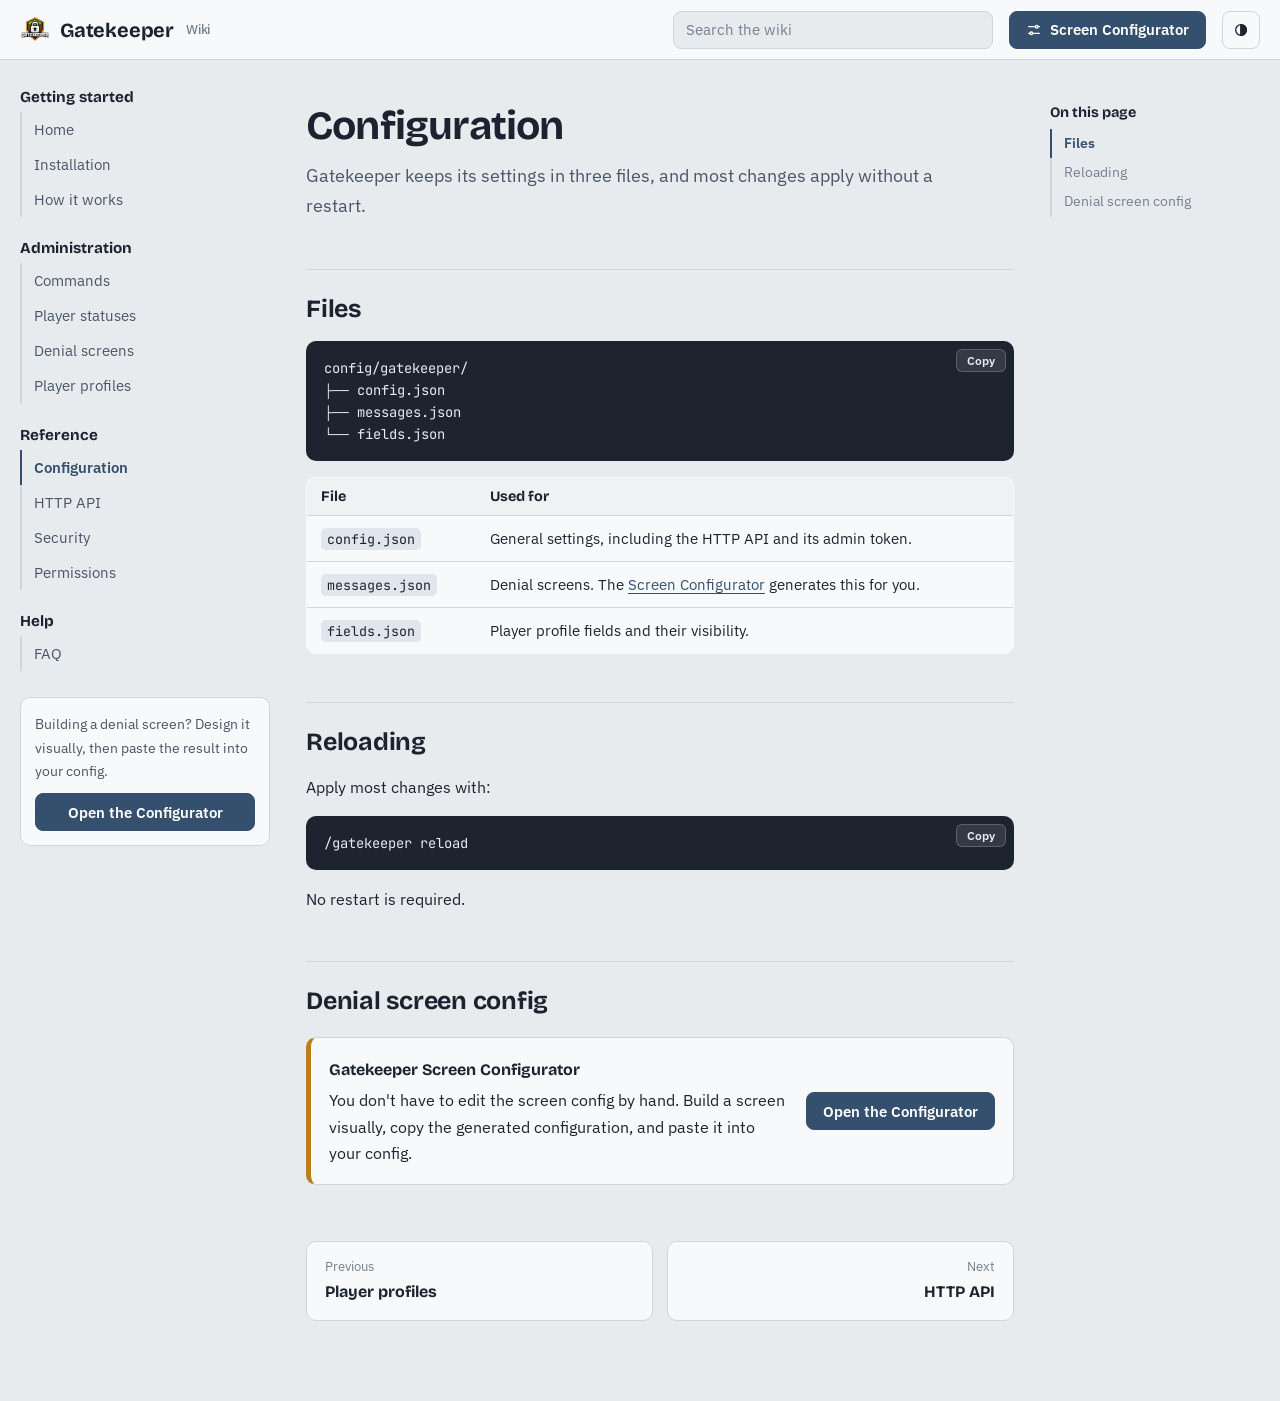
<file: configuration.html>
<!DOCTYPE html>
<html lang="en">
<head>
<meta charset="utf-8">
<meta name="viewport" content="width=device-width, initial-scale=1">
<title>Configuration · Gatekeeper Wiki</title>
<meta name="description" content="Files in config/gatekeeper and reloading">
<link rel="icon" href="assets/img/favicon.png" type="image/png">
<script>try{var t=localStorage.getItem("gk-theme");if(!t&&matchMedia("(prefers-color-scheme: dark)").matches)t="dark";if(t)document.documentElement.dataset.theme=t}catch(e){}</script>
<link rel="preload" href="assets/fonts/bricolage-grotesque-latin-700-normal.woff2" as="font" type="font/woff2" crossorigin>
<link rel="preload" href="assets/fonts/ibm-plex-sans-latin-400-normal.woff2" as="font" type="font/woff2" crossorigin>
<link rel="preload" href="assets/fonts/ibm-plex-sans-latin-600-normal.woff2" as="font" type="font/woff2" crossorigin>
<link rel="preload" href="assets/fonts/jetbrains-mono-latin-400-normal.woff2" as="font" type="font/woff2" crossorigin>
<link rel="stylesheet" href="assets/css/style.css">
</head>
<body data-page="configuration.html">
<a class="skip" href="#content">Skip to content</a>
<header id="site-header" class="site-header">
<button class="btn ghost icon-btn menu-btn" id="menu-btn" aria-label="Open navigation" aria-expanded="false">&#9776;</button>
<a class="brand" href="index.html"><img src="./assets/img/favicon.png"><span>Gatekeeper</span><small>Wiki</small></a>
<div class="header-gap"></div>
<div class="search" role="search"><input id="search" type="search" placeholder="Search the wiki" aria-label="Search the wiki" autocomplete="off"><div class="results" id="results"></div></div>
<a class="btn" data-configurator href="#" target="_blank" rel="noopener"><svg viewBox="0 0 24 24" fill="none" stroke="currentColor" stroke-width="2" stroke-linecap="round" aria-hidden="true"><path d="M4 7h10M18 7h2M4 17h2M10 17h10"/><circle cx="16" cy="7" r="2"/><circle cx="8" cy="17" r="2"/></svg><span><span class="lbl-long">Screen </span>Configurator</span></a>
<button class="btn ghost icon-btn" id="theme-btn" aria-label="Toggle dark mode"><svg viewBox="0 0 24 24" fill="none" stroke="currentColor" stroke-width="2" stroke-linecap="round" aria-hidden="true"><circle cx="12" cy="12" r="8"/><path d="M12 4v16"/><path d="M12 4a8 8 0 0 1 0 16z" fill="currentColor"/></svg></button>
</header>
<div class="layout">
<aside id="sidebar" class="sidebar" aria-label="Wiki navigation"><h4>Getting started</h4><ul><li><a href="index.html">Home</a></li><li><a href="installation.html">Installation</a></li><li><a href="how-it-works.html">How it works</a></li></ul><h4>Administration</h4><ul><li><a href="commands.html">Commands</a></li><li><a href="statuses.html">Player statuses</a></li><li><a href="denial-screens.html">Denial screens</a></li><li><a href="player-profiles.html">Player profiles</a></li></ul><h4>Reference</h4><ul><li><a href="configuration.html" aria-current="page">Configuration</a></li><li><a href="http-api.html">HTTP API</a></li><li><a href="security.html">Security</a></li><li><a href="permissions.html">Permissions</a></li></ul><h4>Help</h4><ul><li><a href="faq.html">FAQ</a></li></ul><div class="side-cta">Building a denial screen? Design it visually, then paste the result into your config.<a class="btn" data-configurator href="#" target="_blank" rel="noopener">Open the Configurator</a></div></aside>
<article id="content" class="doc">
<h1>Configuration</h1>
<p class="lede">Gatekeeper keeps its settings in three files, and most changes apply without a restart.</p>

<h2 id="files">Files</h2>
<pre><code>config/gatekeeper/
├── config.json
├── messages.json
└── fields.json</code></pre>
<table>
<tr><th>File</th><th>Used for</th></tr>
<tr><td><code>config.json</code></td><td>General settings, including the HTTP API and its admin token.</td></tr>
<tr><td><code>messages.json</code></td><td>Denial screens. The <a data-configurator href="#" target="_blank" rel="noopener">Screen Configurator</a> generates this for you.</td></tr>
<tr><td><code>fields.json</code></td><td>Player profile fields and their visibility.</td></tr>
</table>

<h2 id="reloading">Reloading</h2>
<p>Apply most changes with:</p>
<pre><code>/gatekeeper reload</code></pre>
<p>No restart is required.</p>

<h2 id="denial-screen-config">Denial screen config</h2>
<div class="callout configurator">
<div><p><strong>Gatekeeper Screen Configurator</strong></p>
<p>You don't have to edit the screen config by hand. Build a screen visually, copy the generated configuration, and paste it into your config.</p></div>
<a class="btn" data-configurator href="#" target="_blank" rel="noopener">Open the Configurator</a>
</div>
<nav class="pager" aria-label="Previous and next pages"><a class="prev" href="player-profiles.html"><small>Previous</small><b>Player profiles</b></a><a class="next" href="http-api.html"><small>Next</small><b>HTTP API</b></a></nav>
</article>
<nav id="toc" class="toc" aria-label="On this page"><h4>On this page</h4><a href="#files">Files</a><a href="#reloading">Reloading</a><a href="#denial-screen-config">Denial screen config</a></nav>
</div>
<script src="assets/js/site.js"></script>
</body>
</html>
</file>
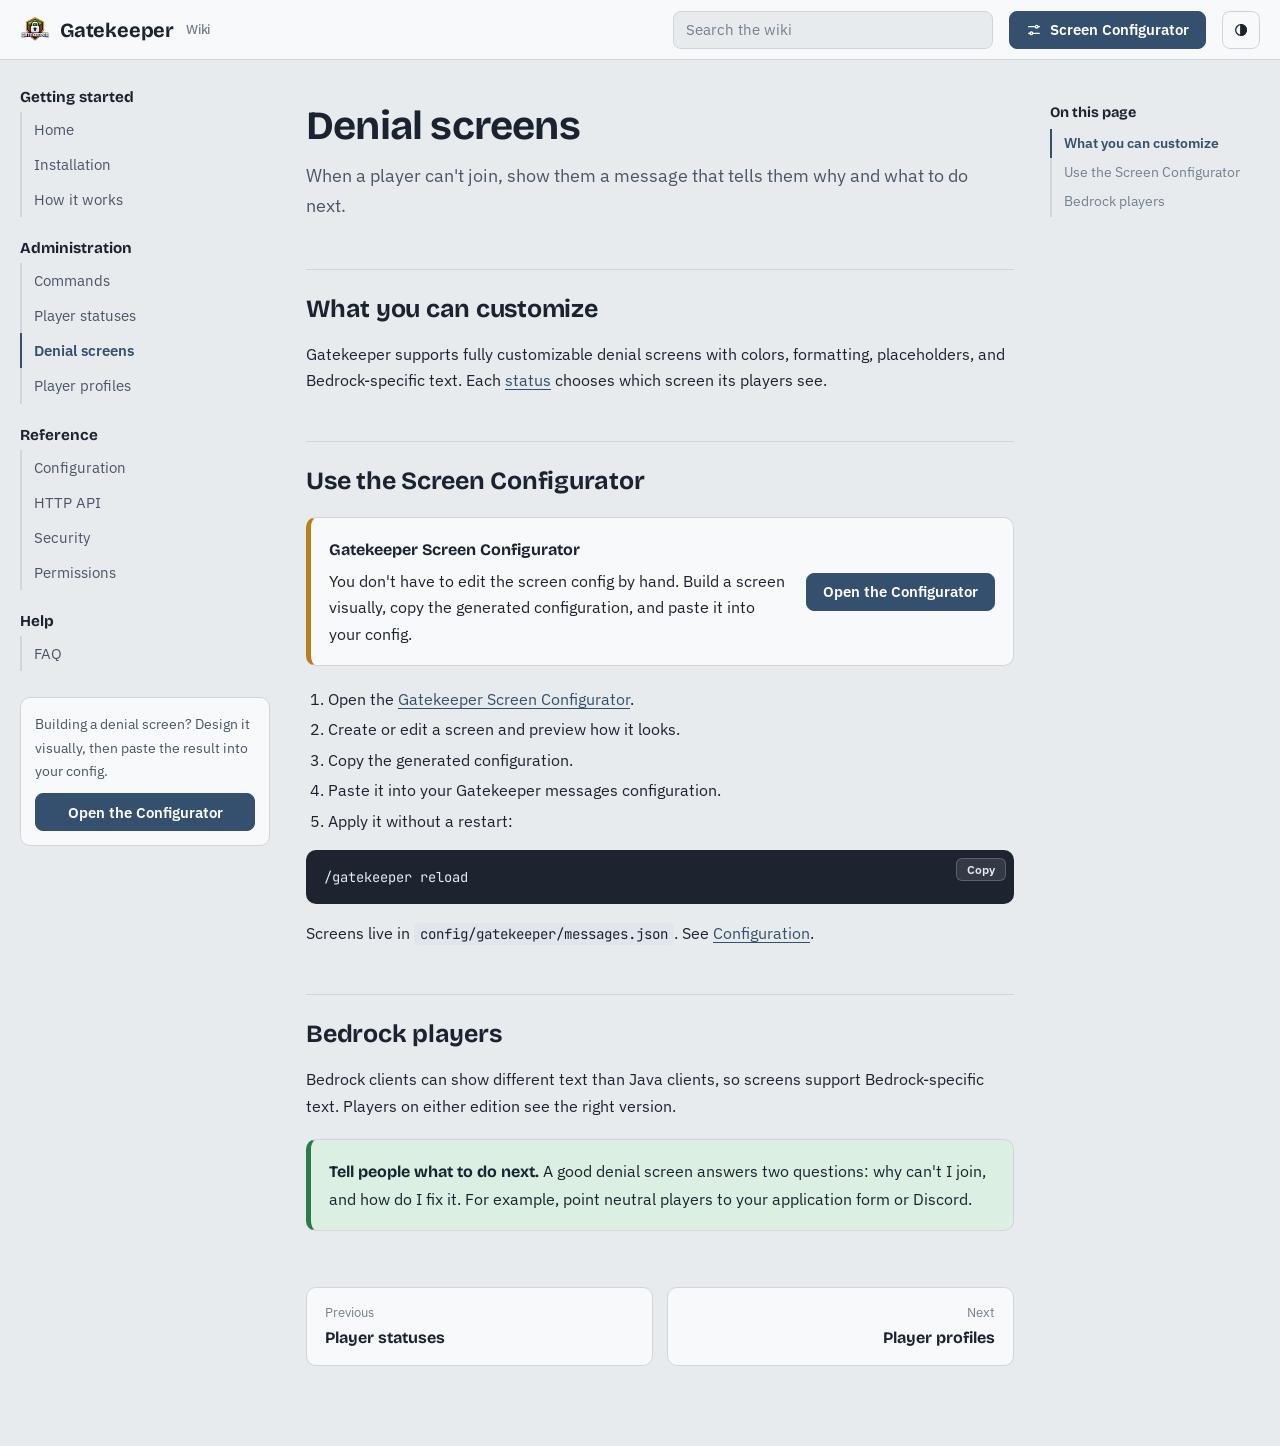
<file: denial-screens.html>
<!DOCTYPE html>
<html lang="en">
<head>
<meta charset="utf-8">
<meta name="viewport" content="width=device-width, initial-scale=1">
<title>Denial screens · Gatekeeper Wiki</title>
<meta name="description" content="Custom messages for players who can't join">
<link rel="icon" href="assets/img/favicon.png" type="image/png">
<script>try{var t=localStorage.getItem("gk-theme");if(!t&&matchMedia("(prefers-color-scheme: dark)").matches)t="dark";if(t)document.documentElement.dataset.theme=t}catch(e){}</script>
<link rel="preload" href="assets/fonts/bricolage-grotesque-latin-700-normal.woff2" as="font" type="font/woff2" crossorigin>
<link rel="preload" href="assets/fonts/ibm-plex-sans-latin-400-normal.woff2" as="font" type="font/woff2" crossorigin>
<link rel="preload" href="assets/fonts/ibm-plex-sans-latin-600-normal.woff2" as="font" type="font/woff2" crossorigin>
<link rel="preload" href="assets/fonts/jetbrains-mono-latin-400-normal.woff2" as="font" type="font/woff2" crossorigin>
<link rel="stylesheet" href="assets/css/style.css">
</head>
<body data-page="denial-screens.html">
<a class="skip" href="#content">Skip to content</a>
<header id="site-header" class="site-header">
<button class="btn ghost icon-btn menu-btn" id="menu-btn" aria-label="Open navigation" aria-expanded="false">&#9776;</button>
<a class="brand" href="index.html"><img src="./assets/img/favicon.png"><span>Gatekeeper</span><small>Wiki</small></a>
<div class="header-gap"></div>
<div class="search" role="search"><input id="search" type="search" placeholder="Search the wiki" aria-label="Search the wiki" autocomplete="off"><div class="results" id="results"></div></div>
<a class="btn" data-configurator href="#" target="_blank" rel="noopener"><svg viewBox="0 0 24 24" fill="none" stroke="currentColor" stroke-width="2" stroke-linecap="round" aria-hidden="true"><path d="M4 7h10M18 7h2M4 17h2M10 17h10"/><circle cx="16" cy="7" r="2"/><circle cx="8" cy="17" r="2"/></svg><span><span class="lbl-long">Screen </span>Configurator</span></a>
<button class="btn ghost icon-btn" id="theme-btn" aria-label="Toggle dark mode"><svg viewBox="0 0 24 24" fill="none" stroke="currentColor" stroke-width="2" stroke-linecap="round" aria-hidden="true"><circle cx="12" cy="12" r="8"/><path d="M12 4v16"/><path d="M12 4a8 8 0 0 1 0 16z" fill="currentColor"/></svg></button>
</header>
<div class="layout">
<aside id="sidebar" class="sidebar" aria-label="Wiki navigation"><h4>Getting started</h4><ul><li><a href="index.html">Home</a></li><li><a href="installation.html">Installation</a></li><li><a href="how-it-works.html">How it works</a></li></ul><h4>Administration</h4><ul><li><a href="commands.html">Commands</a></li><li><a href="statuses.html">Player statuses</a></li><li><a href="denial-screens.html" aria-current="page">Denial screens</a></li><li><a href="player-profiles.html">Player profiles</a></li></ul><h4>Reference</h4><ul><li><a href="configuration.html">Configuration</a></li><li><a href="http-api.html">HTTP API</a></li><li><a href="security.html">Security</a></li><li><a href="permissions.html">Permissions</a></li></ul><h4>Help</h4><ul><li><a href="faq.html">FAQ</a></li></ul><div class="side-cta">Building a denial screen? Design it visually, then paste the result into your config.<a class="btn" data-configurator href="#" target="_blank" rel="noopener">Open the Configurator</a></div></aside>
<article id="content" class="doc">
<h1>Denial screens</h1>
<p class="lede">When a player can't join, show them a message that tells them why and what to do next.</p>

<h2 id="what-you-can-customize">What you can customize</h2>
<p>Gatekeeper supports fully customizable denial screens with colors, formatting, placeholders, and Bedrock-specific text. Each <a href="statuses.html">status</a> chooses which screen its players see.</p>

<h2 id="use-the-screen-configurator">Use the Screen Configurator</h2>
<div class="callout configurator">
<div><p><strong>Gatekeeper Screen Configurator</strong></p>
<p>You don't have to edit the screen config by hand. Build a screen visually, copy the generated configuration, and paste it into your config.</p></div>
<a class="btn" data-configurator href="#" target="_blank" rel="noopener">Open the Configurator</a>
</div>
<ol>
<li>Open the <a data-configurator href="#" target="_blank" rel="noopener">Gatekeeper Screen Configurator</a>.</li>
<li>Create or edit a screen and preview how it looks.</li>
<li>Copy the generated configuration.</li>
<li>Paste it into your Gatekeeper messages configuration.</li>
<li>Apply it without a restart:</li>
</ol>
<pre><code>/gatekeeper reload</code></pre>
<!-- TODO: original description had the target file blank; messages.json assumed. Confirm. -->
<p>Screens live in <code>config/gatekeeper/messages.json</code>. See <a href="configuration.html">Configuration</a>.</p>

<h2 id="bedrock-players">Bedrock players</h2>
<p>Bedrock clients can show different text than Java clients, so screens support Bedrock-specific text. Players on either edition see the right version.</p>

<div class="callout tip"><p><strong>Tell people what to do next.</strong> A good denial screen answers two questions: why can't I join, and how do I fix it. For example, point neutral players to your application form or Discord.</p></div>
<nav class="pager" aria-label="Previous and next pages"><a class="prev" href="statuses.html"><small>Previous</small><b>Player statuses</b></a><a class="next" href="player-profiles.html"><small>Next</small><b>Player profiles</b></a></nav>
</article>
<nav id="toc" class="toc" aria-label="On this page"><h4>On this page</h4><a href="#what-you-can-customize">What you can customize</a><a href="#use-the-screen-configurator">Use the Screen Configurator</a><a href="#bedrock-players">Bedrock players</a></nav>
</div>
<script src="assets/js/site.js"></script>
</body>
</html>
</file>
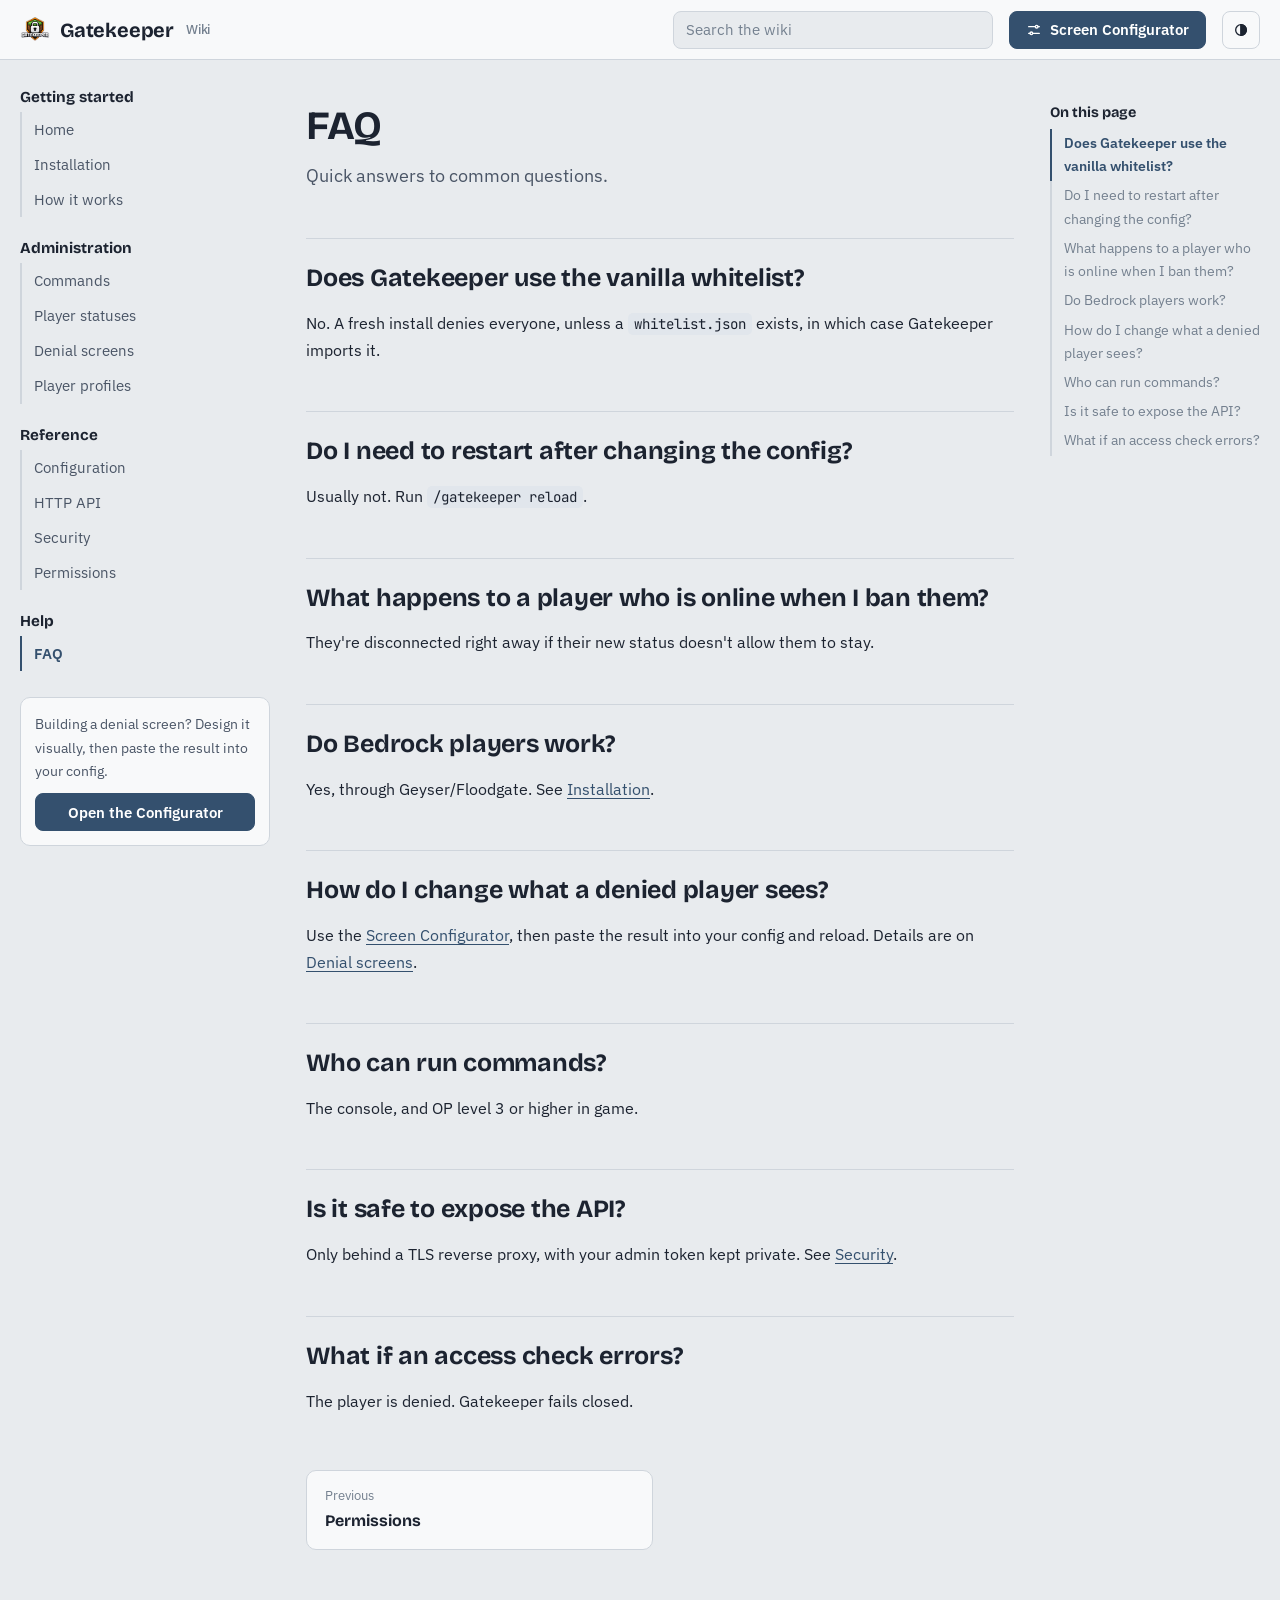
<file: faq.html>
<!DOCTYPE html>
<html lang="en">
<head>
<meta charset="utf-8">
<meta name="viewport" content="width=device-width, initial-scale=1">
<title>FAQ · Gatekeeper Wiki</title>
<meta name="description" content="Common questions and quick answers">
<link rel="icon" href="assets/img/favicon.png" type="image/png">
<script>try{var t=localStorage.getItem("gk-theme");if(!t&&matchMedia("(prefers-color-scheme: dark)").matches)t="dark";if(t)document.documentElement.dataset.theme=t}catch(e){}</script>
<link rel="preload" href="assets/fonts/bricolage-grotesque-latin-700-normal.woff2" as="font" type="font/woff2" crossorigin>
<link rel="preload" href="assets/fonts/ibm-plex-sans-latin-400-normal.woff2" as="font" type="font/woff2" crossorigin>
<link rel="preload" href="assets/fonts/ibm-plex-sans-latin-600-normal.woff2" as="font" type="font/woff2" crossorigin>
<link rel="preload" href="assets/fonts/jetbrains-mono-latin-400-normal.woff2" as="font" type="font/woff2" crossorigin>
<link rel="stylesheet" href="assets/css/style.css">
</head>
<body data-page="faq.html">
<a class="skip" href="#content">Skip to content</a>
<header id="site-header" class="site-header">
<button class="btn ghost icon-btn menu-btn" id="menu-btn" aria-label="Open navigation" aria-expanded="false">&#9776;</button>
<a class="brand" href="index.html"><img src="./assets/img/favicon.png"><span>Gatekeeper</span><small>Wiki</small></a>
<div class="header-gap"></div>
<div class="search" role="search"><input id="search" type="search" placeholder="Search the wiki" aria-label="Search the wiki" autocomplete="off"><div class="results" id="results"></div></div>
<a class="btn" data-configurator href="#" target="_blank" rel="noopener"><svg viewBox="0 0 24 24" fill="none" stroke="currentColor" stroke-width="2" stroke-linecap="round" aria-hidden="true"><path d="M4 7h10M18 7h2M4 17h2M10 17h10"/><circle cx="16" cy="7" r="2"/><circle cx="8" cy="17" r="2"/></svg><span><span class="lbl-long">Screen </span>Configurator</span></a>
<button class="btn ghost icon-btn" id="theme-btn" aria-label="Toggle dark mode"><svg viewBox="0 0 24 24" fill="none" stroke="currentColor" stroke-width="2" stroke-linecap="round" aria-hidden="true"><circle cx="12" cy="12" r="8"/><path d="M12 4v16"/><path d="M12 4a8 8 0 0 1 0 16z" fill="currentColor"/></svg></button>
</header>
<div class="layout">
<aside id="sidebar" class="sidebar" aria-label="Wiki navigation"><h4>Getting started</h4><ul><li><a href="index.html">Home</a></li><li><a href="installation.html">Installation</a></li><li><a href="how-it-works.html">How it works</a></li></ul><h4>Administration</h4><ul><li><a href="commands.html">Commands</a></li><li><a href="statuses.html">Player statuses</a></li><li><a href="denial-screens.html">Denial screens</a></li><li><a href="player-profiles.html">Player profiles</a></li></ul><h4>Reference</h4><ul><li><a href="configuration.html">Configuration</a></li><li><a href="http-api.html">HTTP API</a></li><li><a href="security.html">Security</a></li><li><a href="permissions.html">Permissions</a></li></ul><h4>Help</h4><ul><li><a href="faq.html" aria-current="page">FAQ</a></li></ul><div class="side-cta">Building a denial screen? Design it visually, then paste the result into your config.<a class="btn" data-configurator href="#" target="_blank" rel="noopener">Open the Configurator</a></div></aside>
<article id="content" class="doc">
<h1>FAQ</h1>
<p class="lede">Quick answers to common questions.</p>

<h2 id="does-gatekeeper-use-the-vanilla-whitelist">Does Gatekeeper use the vanilla whitelist?</h2>
<p>No. A fresh install denies everyone, unless a <code>whitelist.json</code> exists, in which case Gatekeeper imports it.</p>

<h2 id="do-i-need-to-restart-after-changing-the-config">Do I need to restart after changing the config?</h2>
<p>Usually not. Run <code>/gatekeeper reload</code>.</p>

<h2 id="what-happens-to-a-player-who-is-online-when-i-ban-them">What happens to a player who is online when I ban them?</h2>
<p>They're disconnected right away if their new status doesn't allow them to stay.</p>

<h2 id="do-bedrock-players-work">Do Bedrock players work?</h2>
<p>Yes, through Geyser/Floodgate. See <a href="installation.html">Installation</a>.</p>

<h2 id="how-do-i-change-what-a-denied-player-sees">How do I change what a denied player sees?</h2>
<p>Use the <a data-configurator href="#" target="_blank" rel="noopener">Screen Configurator</a>, then paste the result into your config and reload. Details are on <a href="denial-screens.html">Denial screens</a>.</p>

<h2 id="who-can-run-commands">Who can run commands?</h2>
<p>The console, and OP level 3 or higher in game.</p>

<h2 id="is-it-safe-to-expose-the-api">Is it safe to expose the API?</h2>
<p>Only behind a TLS reverse proxy, with your admin token kept private. See <a href="security.html">Security</a>.</p>

<h2 id="what-if-an-access-check-errors">What if an access check errors?</h2>
<p>The player is denied. Gatekeeper fails closed.</p>
<nav class="pager" aria-label="Previous and next pages"><a class="prev" href="permissions.html"><small>Previous</small><b>Permissions</b></a></nav>
</article>
<nav id="toc" class="toc" aria-label="On this page"><h4>On this page</h4><a href="#does-gatekeeper-use-the-vanilla-whitelist">Does Gatekeeper use the vanilla whitelist?</a><a href="#do-i-need-to-restart-after-changing-the-config">Do I need to restart after changing the config?</a><a href="#what-happens-to-a-player-who-is-online-when-i-ban-them">What happens to a player who is online when I ban them?</a><a href="#do-bedrock-players-work">Do Bedrock players work?</a><a href="#how-do-i-change-what-a-denied-player-sees">How do I change what a denied player sees?</a><a href="#who-can-run-commands">Who can run commands?</a><a href="#is-it-safe-to-expose-the-api">Is it safe to expose the API?</a><a href="#what-if-an-access-check-errors">What if an access check errors?</a></nav>
</div>
<script src="assets/js/site.js"></script>
</body>
</html>
</file>
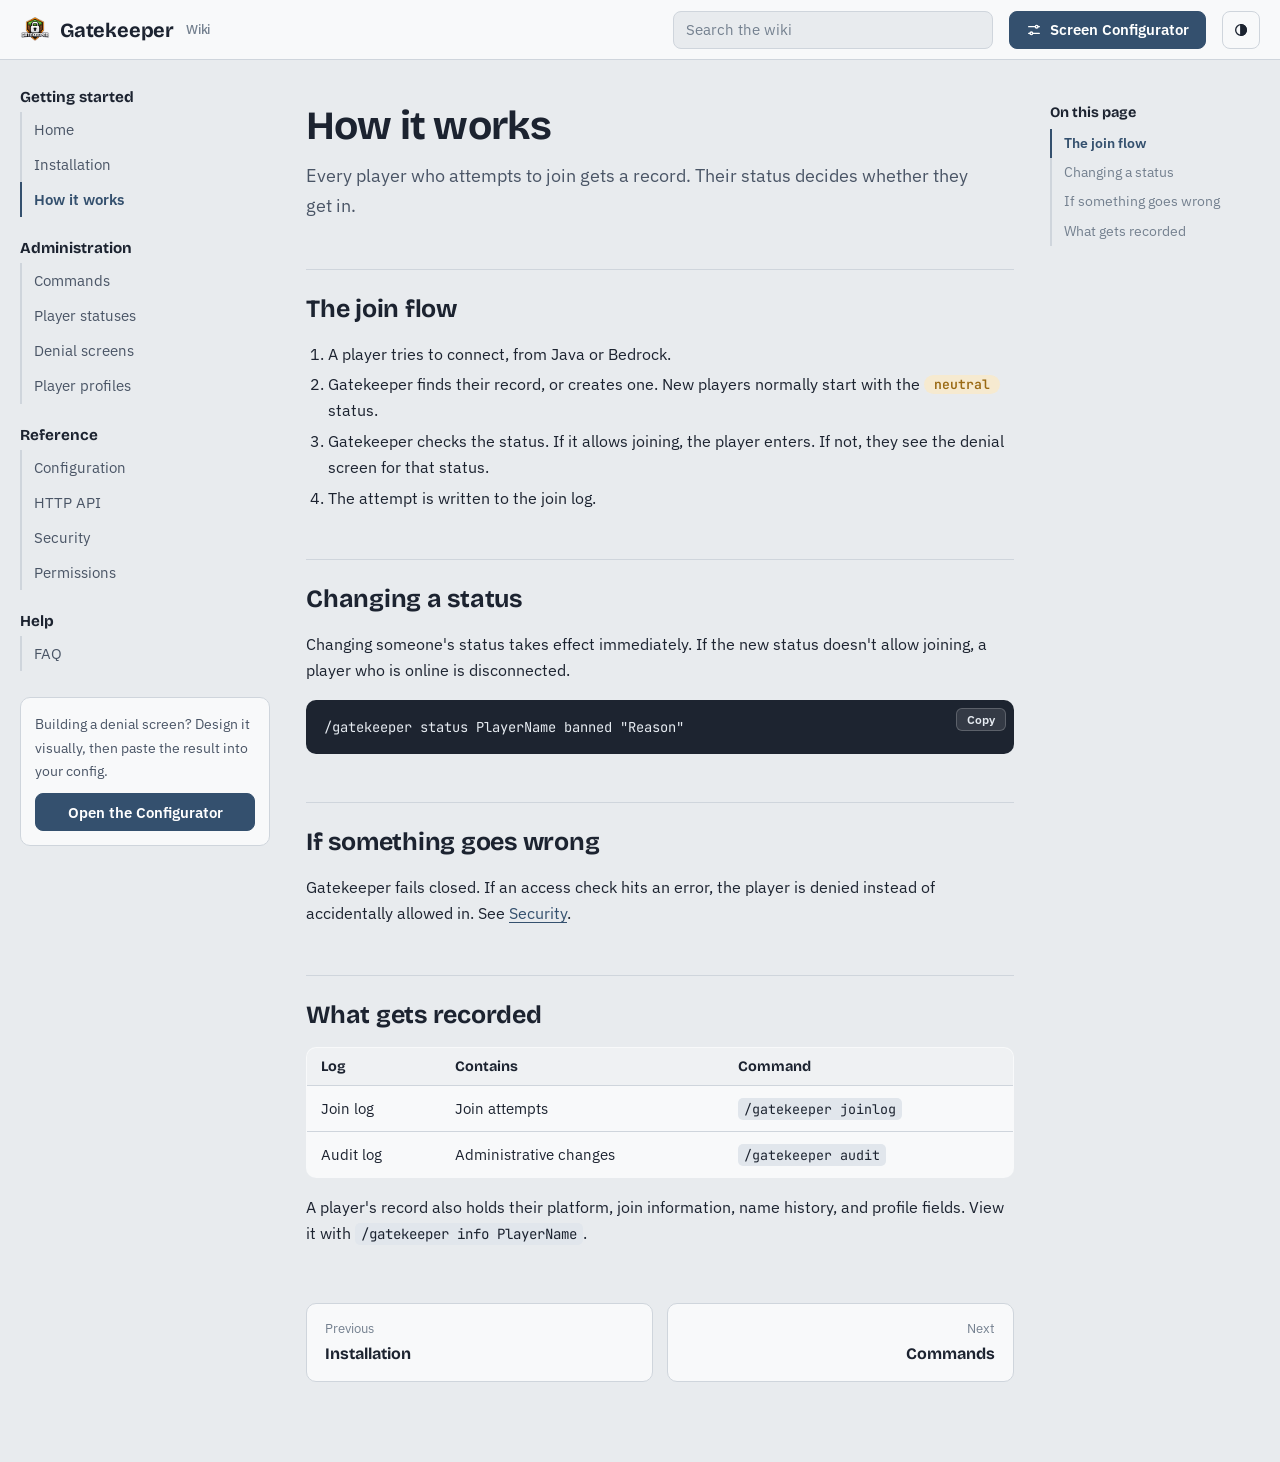
<file: how-it-works.html>
<!DOCTYPE html>
<html lang="en">
<head>
<meta charset="utf-8">
<meta name="viewport" content="width=device-width, initial-scale=1">
<title>How it works · Gatekeeper Wiki</title>
<meta name="description" content="Player records, statuses, and access checks">
<link rel="icon" href="assets/img/favicon.png" type="image/png">
<script>try{var t=localStorage.getItem("gk-theme");if(!t&&matchMedia("(prefers-color-scheme: dark)").matches)t="dark";if(t)document.documentElement.dataset.theme=t}catch(e){}</script>
<link rel="preload" href="assets/fonts/bricolage-grotesque-latin-700-normal.woff2" as="font" type="font/woff2" crossorigin>
<link rel="preload" href="assets/fonts/ibm-plex-sans-latin-400-normal.woff2" as="font" type="font/woff2" crossorigin>
<link rel="preload" href="assets/fonts/ibm-plex-sans-latin-600-normal.woff2" as="font" type="font/woff2" crossorigin>
<link rel="preload" href="assets/fonts/jetbrains-mono-latin-400-normal.woff2" as="font" type="font/woff2" crossorigin>
<link rel="stylesheet" href="assets/css/style.css">
</head>
<body data-page="how-it-works.html">
<a class="skip" href="#content">Skip to content</a>
<header id="site-header" class="site-header">
<button class="btn ghost icon-btn menu-btn" id="menu-btn" aria-label="Open navigation" aria-expanded="false">&#9776;</button>
<a class="brand" href="index.html"><img src="./assets/img/favicon.png"><span>Gatekeeper</span><small>Wiki</small></a>
<div class="header-gap"></div>
<div class="search" role="search"><input id="search" type="search" placeholder="Search the wiki" aria-label="Search the wiki" autocomplete="off"><div class="results" id="results"></div></div>
<a class="btn" data-configurator href="#" target="_blank" rel="noopener"><svg viewBox="0 0 24 24" fill="none" stroke="currentColor" stroke-width="2" stroke-linecap="round" aria-hidden="true"><path d="M4 7h10M18 7h2M4 17h2M10 17h10"/><circle cx="16" cy="7" r="2"/><circle cx="8" cy="17" r="2"/></svg><span><span class="lbl-long">Screen </span>Configurator</span></a>
<button class="btn ghost icon-btn" id="theme-btn" aria-label="Toggle dark mode"><svg viewBox="0 0 24 24" fill="none" stroke="currentColor" stroke-width="2" stroke-linecap="round" aria-hidden="true"><circle cx="12" cy="12" r="8"/><path d="M12 4v16"/><path d="M12 4a8 8 0 0 1 0 16z" fill="currentColor"/></svg></button>
</header>
<div class="layout">
<aside id="sidebar" class="sidebar" aria-label="Wiki navigation"><h4>Getting started</h4><ul><li><a href="index.html">Home</a></li><li><a href="installation.html">Installation</a></li><li><a href="how-it-works.html" aria-current="page">How it works</a></li></ul><h4>Administration</h4><ul><li><a href="commands.html">Commands</a></li><li><a href="statuses.html">Player statuses</a></li><li><a href="denial-screens.html">Denial screens</a></li><li><a href="player-profiles.html">Player profiles</a></li></ul><h4>Reference</h4><ul><li><a href="configuration.html">Configuration</a></li><li><a href="http-api.html">HTTP API</a></li><li><a href="security.html">Security</a></li><li><a href="permissions.html">Permissions</a></li></ul><h4>Help</h4><ul><li><a href="faq.html">FAQ</a></li></ul><div class="side-cta">Building a denial screen? Design it visually, then paste the result into your config.<a class="btn" data-configurator href="#" target="_blank" rel="noopener">Open the Configurator</a></div></aside>
<article id="content" class="doc">
<h1>How it works</h1>
<p class="lede">Every player who attempts to join gets a record. Their status decides whether they get in.</p>

<h2 id="the-join-flow">The join flow</h2>
<ol>
<li>A player tries to connect, from Java or Bedrock.</li>
<li>Gatekeeper finds their record, or creates one. New players normally start with the <span class="chip warn">neutral</span> status.</li>
<li>Gatekeeper checks the status. If it allows joining, the player enters. If not, they see the denial screen for that status.</li>
<li>The attempt is written to the join log.</li>
</ol>

<h2 id="changing-a-status">Changing a status</h2>
<p>Changing someone's status takes effect immediately. If the new status doesn't allow joining, a player who is online is disconnected.</p>
<pre><code>/gatekeeper status PlayerName banned "Reason"</code></pre>

<h2 id="if-something-goes-wrong">If something goes wrong</h2>
<p>Gatekeeper fails closed. If an access check hits an error, the player is denied instead of accidentally allowed in. See <a href="security.html">Security</a>.</p>

<h2 id="what-gets-recorded">What gets recorded</h2>
<table>
<tr><th>Log</th><th>Contains</th><th>Command</th></tr>
<tr><td>Join log</td><td>Join attempts</td><td><code>/gatekeeper joinlog</code></td></tr>
<tr><td>Audit log</td><td>Administrative changes</td><td><code>/gatekeeper audit</code></td></tr>
</table>
<p>A player's record also holds their platform, join information, name history, and profile fields. View it with <code>/gatekeeper info PlayerName</code>.</p>
<nav class="pager" aria-label="Previous and next pages"><a class="prev" href="installation.html"><small>Previous</small><b>Installation</b></a><a class="next" href="commands.html"><small>Next</small><b>Commands</b></a></nav>
</article>
<nav id="toc" class="toc" aria-label="On this page"><h4>On this page</h4><a href="#the-join-flow">The join flow</a><a href="#changing-a-status">Changing a status</a><a href="#if-something-goes-wrong">If something goes wrong</a><a href="#what-gets-recorded">What gets recorded</a></nav>
</div>
<script src="assets/js/site.js"></script>
</body>
</html>
</file>
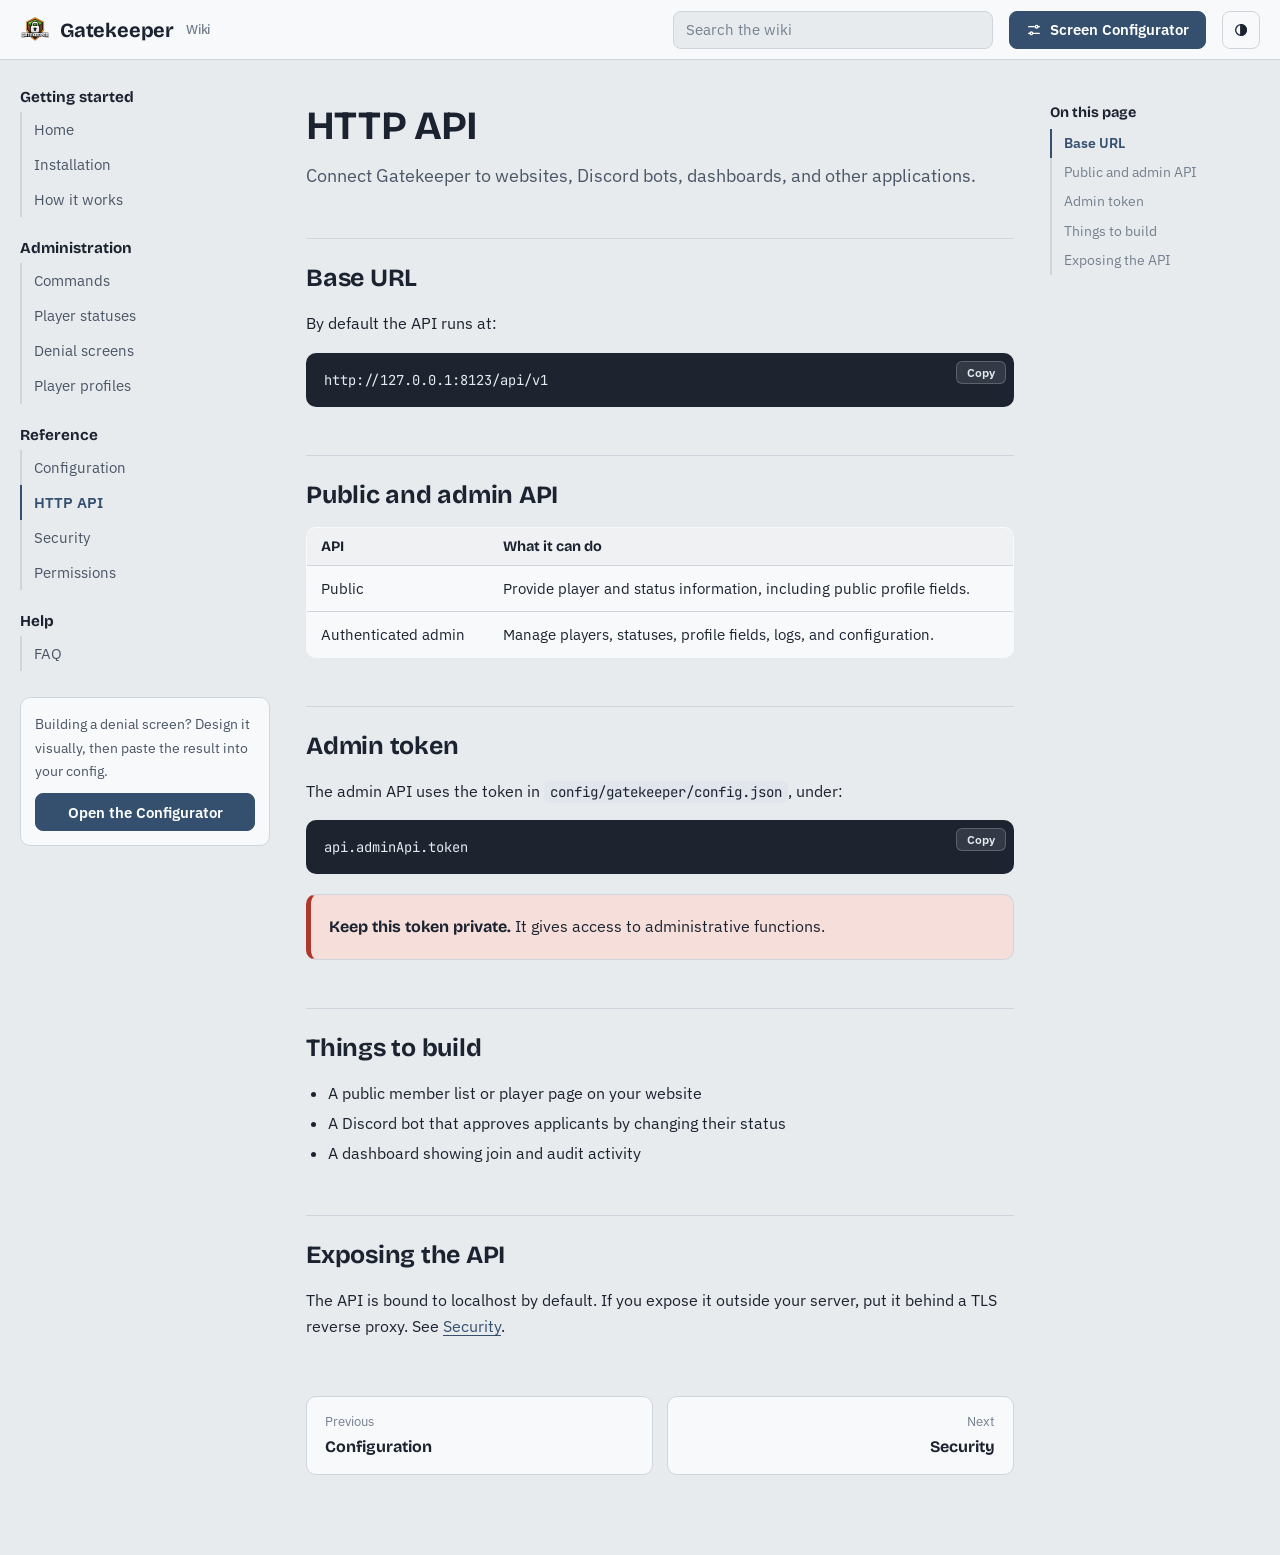
<file: http-api.html>
<!DOCTYPE html>
<html lang="en">
<head>
<meta charset="utf-8">
<meta name="viewport" content="width=device-width, initial-scale=1">
<title>HTTP API · Gatekeeper Wiki</title>
<meta name="description" content="Public and admin API for websites and bots">
<link rel="icon" href="assets/img/favicon.png" type="image/png">
<script>try{var t=localStorage.getItem("gk-theme");if(!t&&matchMedia("(prefers-color-scheme: dark)").matches)t="dark";if(t)document.documentElement.dataset.theme=t}catch(e){}</script>
<link rel="preload" href="assets/fonts/bricolage-grotesque-latin-700-normal.woff2" as="font" type="font/woff2" crossorigin>
<link rel="preload" href="assets/fonts/ibm-plex-sans-latin-400-normal.woff2" as="font" type="font/woff2" crossorigin>
<link rel="preload" href="assets/fonts/ibm-plex-sans-latin-600-normal.woff2" as="font" type="font/woff2" crossorigin>
<link rel="preload" href="assets/fonts/jetbrains-mono-latin-400-normal.woff2" as="font" type="font/woff2" crossorigin>
<link rel="stylesheet" href="assets/css/style.css">
</head>
<body data-page="http-api.html">
<a class="skip" href="#content">Skip to content</a>
<header id="site-header" class="site-header">
<button class="btn ghost icon-btn menu-btn" id="menu-btn" aria-label="Open navigation" aria-expanded="false">&#9776;</button>
<a class="brand" href="index.html"><img src="./assets/img/favicon.png"><span>Gatekeeper</span><small>Wiki</small></a>
<div class="header-gap"></div>
<div class="search" role="search"><input id="search" type="search" placeholder="Search the wiki" aria-label="Search the wiki" autocomplete="off"><div class="results" id="results"></div></div>
<a class="btn" data-configurator href="#" target="_blank" rel="noopener"><svg viewBox="0 0 24 24" fill="none" stroke="currentColor" stroke-width="2" stroke-linecap="round" aria-hidden="true"><path d="M4 7h10M18 7h2M4 17h2M10 17h10"/><circle cx="16" cy="7" r="2"/><circle cx="8" cy="17" r="2"/></svg><span><span class="lbl-long">Screen </span>Configurator</span></a>
<button class="btn ghost icon-btn" id="theme-btn" aria-label="Toggle dark mode"><svg viewBox="0 0 24 24" fill="none" stroke="currentColor" stroke-width="2" stroke-linecap="round" aria-hidden="true"><circle cx="12" cy="12" r="8"/><path d="M12 4v16"/><path d="M12 4a8 8 0 0 1 0 16z" fill="currentColor"/></svg></button>
</header>
<div class="layout">
<aside id="sidebar" class="sidebar" aria-label="Wiki navigation"><h4>Getting started</h4><ul><li><a href="index.html">Home</a></li><li><a href="installation.html">Installation</a></li><li><a href="how-it-works.html">How it works</a></li></ul><h4>Administration</h4><ul><li><a href="commands.html">Commands</a></li><li><a href="statuses.html">Player statuses</a></li><li><a href="denial-screens.html">Denial screens</a></li><li><a href="player-profiles.html">Player profiles</a></li></ul><h4>Reference</h4><ul><li><a href="configuration.html">Configuration</a></li><li><a href="http-api.html" aria-current="page">HTTP API</a></li><li><a href="security.html">Security</a></li><li><a href="permissions.html">Permissions</a></li></ul><h4>Help</h4><ul><li><a href="faq.html">FAQ</a></li></ul><div class="side-cta">Building a denial screen? Design it visually, then paste the result into your config.<a class="btn" data-configurator href="#" target="_blank" rel="noopener">Open the Configurator</a></div></aside>
<article id="content" class="doc">
<h1>HTTP API</h1>
<p class="lede">Connect Gatekeeper to websites, Discord bots, dashboards, and other applications.</p>

<h2 id="base-url">Base URL</h2>
<p>By default the API runs at:</p>
<pre><code>http://127.0.0.1:8123/api/v1</code></pre>

<h2 id="public-and-admin-api">Public and admin API</h2>
<table>
<tr><th>API</th><th>What it can do</th></tr>
<tr><td>Public</td><td>Provide player and status information, including public profile fields.</td></tr>
<tr><td>Authenticated admin</td><td>Manage players, statuses, profile fields, logs, and configuration.</td></tr>
</table>

<h2 id="admin-token">Admin token</h2>
<p>The admin API uses the token in <code>config/gatekeeper/config.json</code>, under:</p>
<pre><code>api.adminApi.token</code></pre>
<div class="callout danger"><p><strong>Keep this token private.</strong> It gives access to administrative functions.</p></div>

<h2 id="things-to-build">Things to build</h2>
<ul>
<li>A public member list or player page on your website</li>
<li>A Discord bot that approves applicants by changing their status</li>
<li>A dashboard showing join and audit activity</li>
</ul>
<!-- TODO: add your endpoint reference here (paths, methods, auth header, example responses). -->

<h2 id="exposing-the-api">Exposing the API</h2>
<p>The API is bound to localhost by default. If you expose it outside your server, put it behind a TLS reverse proxy. See <a href="security.html">Security</a>.</p>
<nav class="pager" aria-label="Previous and next pages"><a class="prev" href="configuration.html"><small>Previous</small><b>Configuration</b></a><a class="next" href="security.html"><small>Next</small><b>Security</b></a></nav>
</article>
<nav id="toc" class="toc" aria-label="On this page"><h4>On this page</h4><a href="#base-url">Base URL</a><a href="#public-and-admin-api">Public and admin API</a><a href="#admin-token">Admin token</a><a href="#things-to-build">Things to build</a><a href="#exposing-the-api">Exposing the API</a></nav>
</div>
<script src="assets/js/site.js"></script>
</body>
</html>
</file>
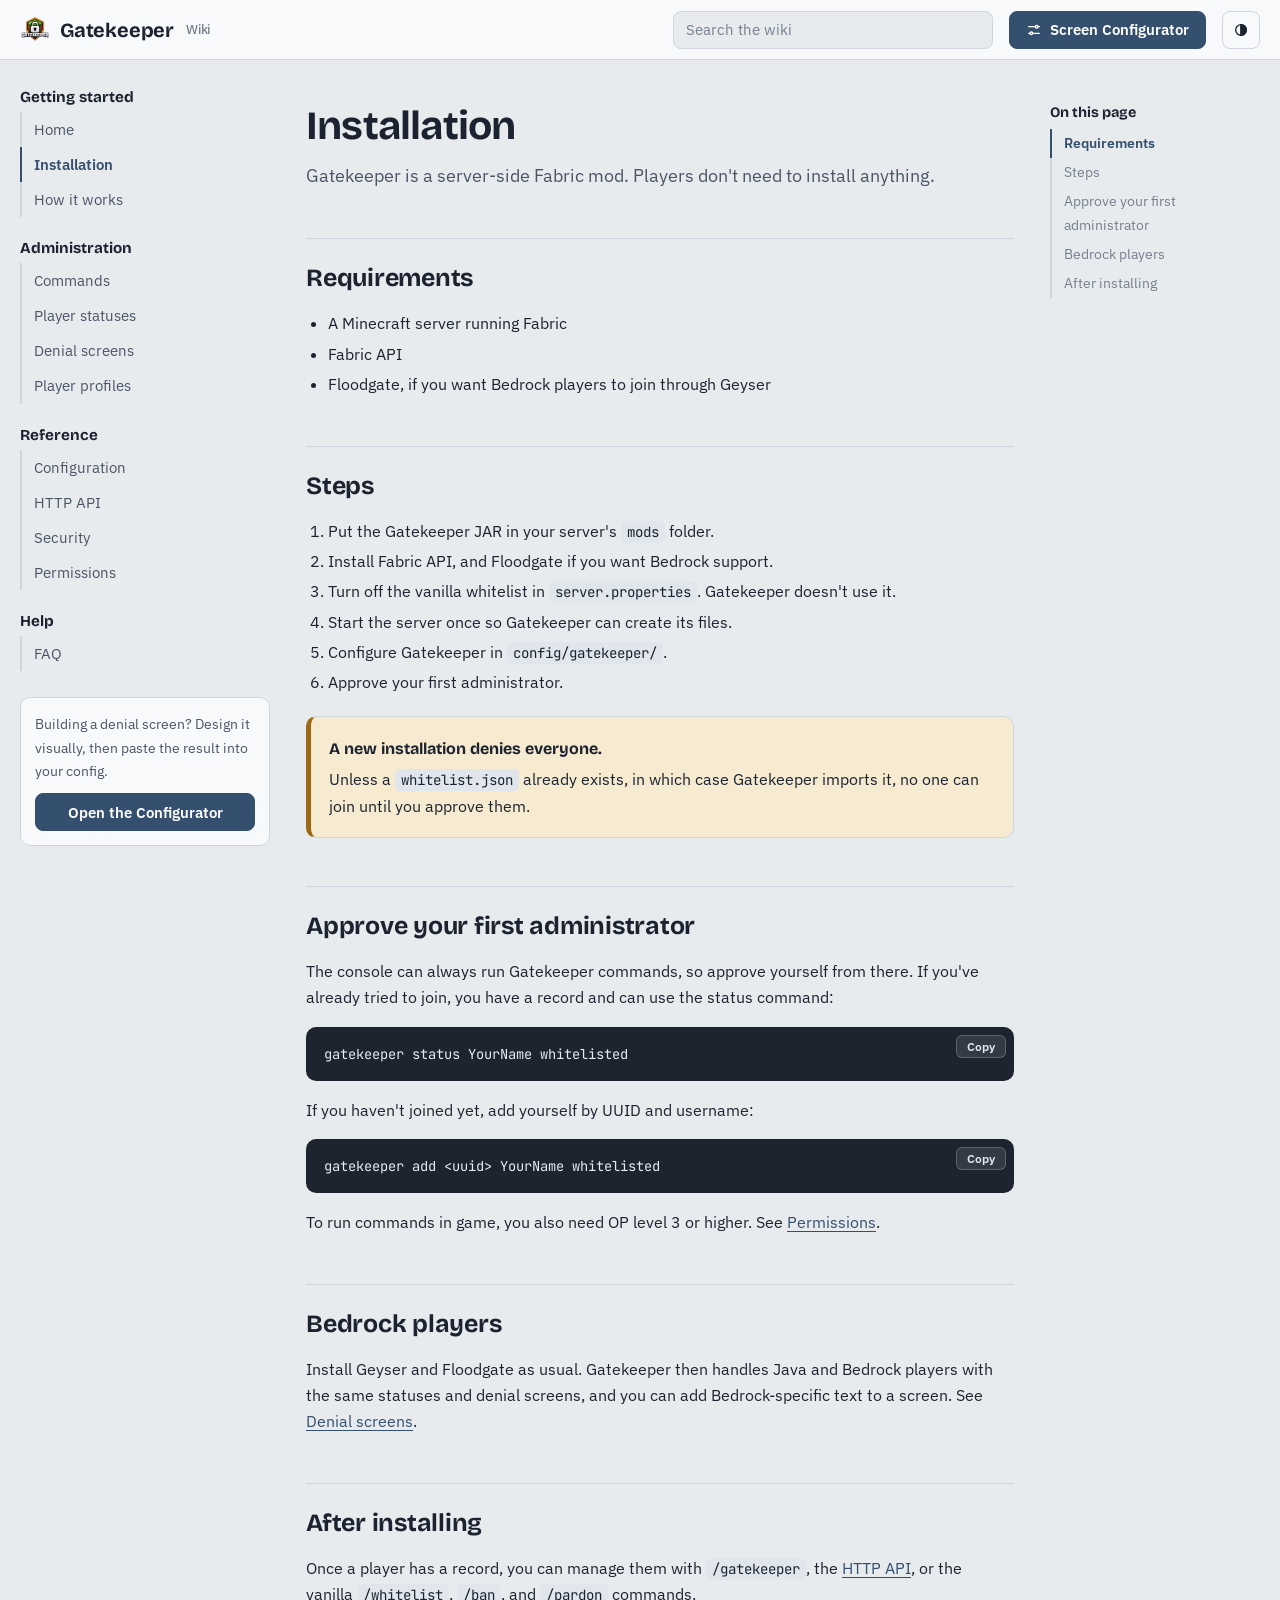
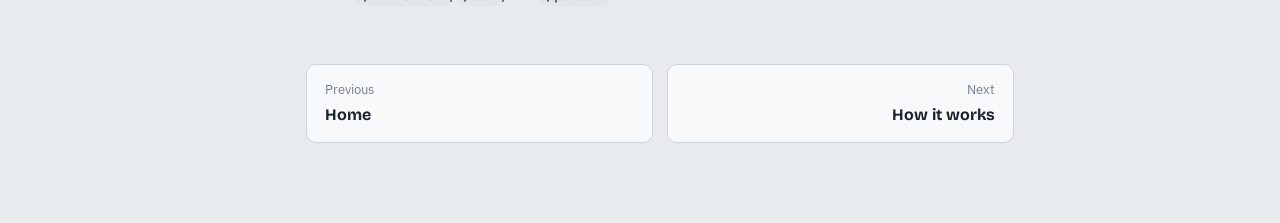
<file: installation.html>
<!DOCTYPE html>
<html lang="en">
<head>
<meta charset="utf-8">
<meta name="viewport" content="width=device-width, initial-scale=1">
<title>Installation · Gatekeeper Wiki</title>
<meta name="description" content="Install Gatekeeper and approve your first admin">
<link rel="icon" href="assets/img/favicon.png" type="image/png">
<script>try{var t=localStorage.getItem("gk-theme");if(!t&&matchMedia("(prefers-color-scheme: dark)").matches)t="dark";if(t)document.documentElement.dataset.theme=t}catch(e){}</script>
<link rel="preload" href="assets/fonts/bricolage-grotesque-latin-700-normal.woff2" as="font" type="font/woff2" crossorigin>
<link rel="preload" href="assets/fonts/ibm-plex-sans-latin-400-normal.woff2" as="font" type="font/woff2" crossorigin>
<link rel="preload" href="assets/fonts/ibm-plex-sans-latin-600-normal.woff2" as="font" type="font/woff2" crossorigin>
<link rel="preload" href="assets/fonts/jetbrains-mono-latin-400-normal.woff2" as="font" type="font/woff2" crossorigin>
<link rel="stylesheet" href="assets/css/style.css">
</head>
<body data-page="installation.html">
<a class="skip" href="#content">Skip to content</a>
<header id="site-header" class="site-header">
<button class="btn ghost icon-btn menu-btn" id="menu-btn" aria-label="Open navigation" aria-expanded="false">&#9776;</button>
<a class="brand" href="index.html"><img src="./assets/img/favicon.png"><span>Gatekeeper</span><small>Wiki</small></a>
<div class="header-gap"></div>
<div class="search" role="search"><input id="search" type="search" placeholder="Search the wiki" aria-label="Search the wiki" autocomplete="off"><div class="results" id="results"></div></div>
<a class="btn" data-configurator href="#" target="_blank" rel="noopener"><svg viewBox="0 0 24 24" fill="none" stroke="currentColor" stroke-width="2" stroke-linecap="round" aria-hidden="true"><path d="M4 7h10M18 7h2M4 17h2M10 17h10"/><circle cx="16" cy="7" r="2"/><circle cx="8" cy="17" r="2"/></svg><span><span class="lbl-long">Screen </span>Configurator</span></a>
<button class="btn ghost icon-btn" id="theme-btn" aria-label="Toggle dark mode"><svg viewBox="0 0 24 24" fill="none" stroke="currentColor" stroke-width="2" stroke-linecap="round" aria-hidden="true"><circle cx="12" cy="12" r="8"/><path d="M12 4v16"/><path d="M12 4a8 8 0 0 1 0 16z" fill="currentColor"/></svg></button>
</header>
<div class="layout">
<aside id="sidebar" class="sidebar" aria-label="Wiki navigation"><h4>Getting started</h4><ul><li><a href="index.html">Home</a></li><li><a href="installation.html" aria-current="page">Installation</a></li><li><a href="how-it-works.html">How it works</a></li></ul><h4>Administration</h4><ul><li><a href="commands.html">Commands</a></li><li><a href="statuses.html">Player statuses</a></li><li><a href="denial-screens.html">Denial screens</a></li><li><a href="player-profiles.html">Player profiles</a></li></ul><h4>Reference</h4><ul><li><a href="configuration.html">Configuration</a></li><li><a href="http-api.html">HTTP API</a></li><li><a href="security.html">Security</a></li><li><a href="permissions.html">Permissions</a></li></ul><h4>Help</h4><ul><li><a href="faq.html">FAQ</a></li></ul><div class="side-cta">Building a denial screen? Design it visually, then paste the result into your config.<a class="btn" data-configurator href="#" target="_blank" rel="noopener">Open the Configurator</a></div></aside>
<article id="content" class="doc">
<h1>Installation</h1>
<p class="lede">Gatekeeper is a server-side Fabric mod. Players don't need to install anything.</p>

<h2 id="requirements">Requirements</h2>
<ul>
<li>A Minecraft server running Fabric</li>
<li>Fabric API</li>
<li>Floodgate, if you want Bedrock players to join through Geyser</li>
</ul>

<h2 id="steps">Steps</h2>
<ol>
<li>Put the Gatekeeper JAR in your server's <code>mods</code> folder.</li>
<li>Install Fabric API, and Floodgate if you want Bedrock support.</li>
<!-- TODO: confirm the exact setting for step 3 (original description had this line blank). -->
<li>Turn off the vanilla whitelist in <code>server.properties</code>. Gatekeeper doesn't use it.</li>
<li>Start the server once so Gatekeeper can create its files.</li>
<li>Configure Gatekeeper in <code>config/gatekeeper/</code>.</li>
<li>Approve your first administrator.</li>
</ol>

<div class="callout warn">
<p><strong>A new installation denies everyone.</strong></p>
<p>Unless a <code>whitelist.json</code> already exists, in which case Gatekeeper imports it, no one can join until you approve them.</p>
</div>

<h2 id="approve-your-first-administrator">Approve your first administrator</h2>
<p>The console can always run Gatekeeper commands, so approve yourself from there. If you've already tried to join, you have a record and can use the status command:</p>
<pre><code>gatekeeper status YourName whitelisted</code></pre>
<p>If you haven't joined yet, add yourself by UUID and username:</p>
<pre><code>gatekeeper add &lt;uuid&gt; YourName whitelisted</code></pre>
<p>To run commands in game, you also need OP level 3 or higher. See <a href="permissions.html">Permissions</a>.</p>

<h2 id="bedrock-players">Bedrock players</h2>
<p>Install Geyser and Floodgate as usual. Gatekeeper then handles Java and Bedrock players with the same statuses and denial screens, and you can add Bedrock-specific text to a screen. See <a href="denial-screens.html">Denial screens</a>.</p>

<h2 id="after-installing">After installing</h2>
<p>Once a player has a record, you can manage them with <code>/gatekeeper</code>, the <a href="http-api.html">HTTP API</a>, or the vanilla <code>/whitelist</code>, <code>/ban</code>, and <code>/pardon</code> commands.</p>
<nav class="pager" aria-label="Previous and next pages"><a class="prev" href="index.html"><small>Previous</small><b>Home</b></a><a class="next" href="how-it-works.html"><small>Next</small><b>How it works</b></a></nav>
</article>
<nav id="toc" class="toc" aria-label="On this page"><h4>On this page</h4><a href="#requirements">Requirements</a><a href="#steps">Steps</a><a href="#approve-your-first-administrator">Approve your first administrator</a><a href="#bedrock-players">Bedrock players</a><a href="#after-installing">After installing</a></nav>
</div>
<script src="assets/js/site.js"></script>
</body>
</html>
</file>
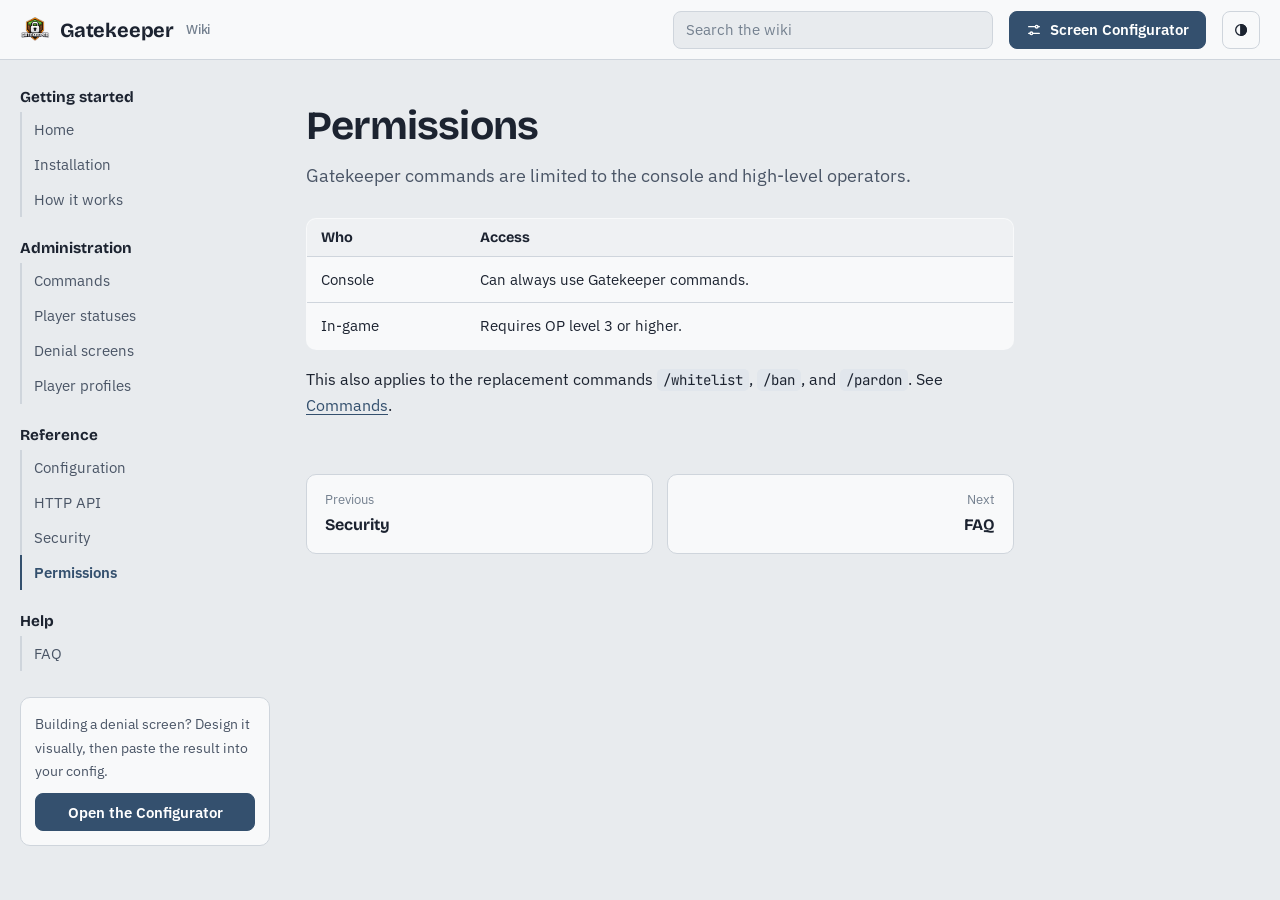
<file: permissions.html>
<!DOCTYPE html>
<html lang="en">
<head>
<meta charset="utf-8">
<meta name="viewport" content="width=device-width, initial-scale=1">
<title>Permissions · Gatekeeper Wiki</title>
<meta name="description" content="Who can run Gatekeeper commands">
<link rel="icon" href="assets/img/favicon.png" type="image/png">
<script>try{var t=localStorage.getItem("gk-theme");if(!t&&matchMedia("(prefers-color-scheme: dark)").matches)t="dark";if(t)document.documentElement.dataset.theme=t}catch(e){}</script>
<link rel="preload" href="assets/fonts/bricolage-grotesque-latin-700-normal.woff2" as="font" type="font/woff2" crossorigin>
<link rel="preload" href="assets/fonts/ibm-plex-sans-latin-400-normal.woff2" as="font" type="font/woff2" crossorigin>
<link rel="preload" href="assets/fonts/ibm-plex-sans-latin-600-normal.woff2" as="font" type="font/woff2" crossorigin>
<link rel="preload" href="assets/fonts/jetbrains-mono-latin-400-normal.woff2" as="font" type="font/woff2" crossorigin>
<link rel="stylesheet" href="assets/css/style.css">
</head>
<body data-page="permissions.html">
<a class="skip" href="#content">Skip to content</a>
<header id="site-header" class="site-header">
<button class="btn ghost icon-btn menu-btn" id="menu-btn" aria-label="Open navigation" aria-expanded="false">&#9776;</button>
<a class="brand" href="index.html"><img src="./assets/img/favicon.png"><span>Gatekeeper</span><small>Wiki</small></a>
<div class="header-gap"></div>
<div class="search" role="search"><input id="search" type="search" placeholder="Search the wiki" aria-label="Search the wiki" autocomplete="off"><div class="results" id="results"></div></div>
<a class="btn" data-configurator href="#" target="_blank" rel="noopener"><svg viewBox="0 0 24 24" fill="none" stroke="currentColor" stroke-width="2" stroke-linecap="round" aria-hidden="true"><path d="M4 7h10M18 7h2M4 17h2M10 17h10"/><circle cx="16" cy="7" r="2"/><circle cx="8" cy="17" r="2"/></svg><span><span class="lbl-long">Screen </span>Configurator</span></a>
<button class="btn ghost icon-btn" id="theme-btn" aria-label="Toggle dark mode"><svg viewBox="0 0 24 24" fill="none" stroke="currentColor" stroke-width="2" stroke-linecap="round" aria-hidden="true"><circle cx="12" cy="12" r="8"/><path d="M12 4v16"/><path d="M12 4a8 8 0 0 1 0 16z" fill="currentColor"/></svg></button>
</header>
<div class="layout">
<aside id="sidebar" class="sidebar" aria-label="Wiki navigation"><h4>Getting started</h4><ul><li><a href="index.html">Home</a></li><li><a href="installation.html">Installation</a></li><li><a href="how-it-works.html">How it works</a></li></ul><h4>Administration</h4><ul><li><a href="commands.html">Commands</a></li><li><a href="statuses.html">Player statuses</a></li><li><a href="denial-screens.html">Denial screens</a></li><li><a href="player-profiles.html">Player profiles</a></li></ul><h4>Reference</h4><ul><li><a href="configuration.html">Configuration</a></li><li><a href="http-api.html">HTTP API</a></li><li><a href="security.html">Security</a></li><li><a href="permissions.html" aria-current="page">Permissions</a></li></ul><h4>Help</h4><ul><li><a href="faq.html">FAQ</a></li></ul><div class="side-cta">Building a denial screen? Design it visually, then paste the result into your config.<a class="btn" data-configurator href="#" target="_blank" rel="noopener">Open the Configurator</a></div></aside>
<article id="content" class="doc">
<h1>Permissions</h1>
<p class="lede">Gatekeeper commands are limited to the console and high-level operators.</p>
<table>
<tr><th>Who</th><th>Access</th></tr>
<tr><td>Console</td><td>Can always use Gatekeeper commands.</td></tr>
<tr><td>In-game</td><td>Requires OP level 3 or higher.</td></tr>
</table>
<p>This also applies to the replacement commands <code>/whitelist</code>, <code>/ban</code>, and <code>/pardon</code>. See <a href="commands.html">Commands</a>.</p>
<nav class="pager" aria-label="Previous and next pages"><a class="prev" href="security.html"><small>Previous</small><b>Security</b></a><a class="next" href="faq.html"><small>Next</small><b>FAQ</b></a></nav>
</article>

</div>
<script src="assets/js/site.js"></script>
</body>
</html>
</file>
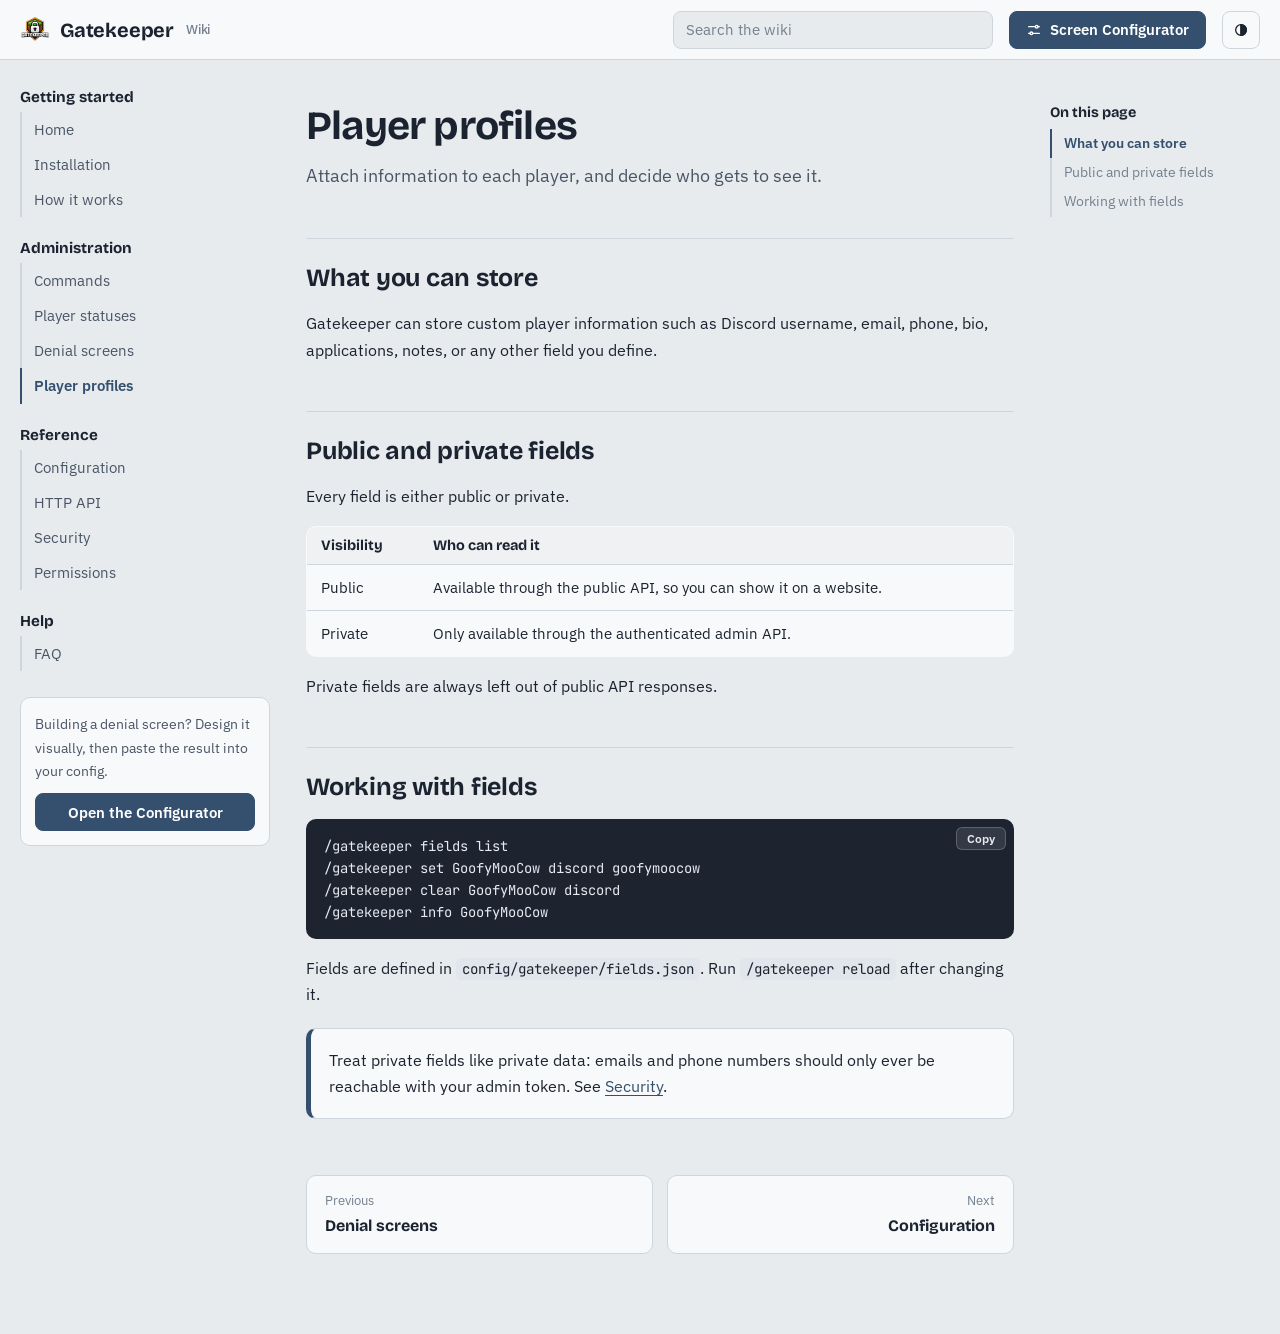
<file: player-profiles.html>
<!DOCTYPE html>
<html lang="en">
<head>
<meta charset="utf-8">
<meta name="viewport" content="width=device-width, initial-scale=1">
<title>Player profiles · Gatekeeper Wiki</title>
<meta name="description" content="Store Discord, email, bio, and more">
<link rel="icon" href="assets/img/favicon.png" type="image/png">
<script>try{var t=localStorage.getItem("gk-theme");if(!t&&matchMedia("(prefers-color-scheme: dark)").matches)t="dark";if(t)document.documentElement.dataset.theme=t}catch(e){}</script>
<link rel="preload" href="assets/fonts/bricolage-grotesque-latin-700-normal.woff2" as="font" type="font/woff2" crossorigin>
<link rel="preload" href="assets/fonts/ibm-plex-sans-latin-400-normal.woff2" as="font" type="font/woff2" crossorigin>
<link rel="preload" href="assets/fonts/ibm-plex-sans-latin-600-normal.woff2" as="font" type="font/woff2" crossorigin>
<link rel="preload" href="assets/fonts/jetbrains-mono-latin-400-normal.woff2" as="font" type="font/woff2" crossorigin>
<link rel="stylesheet" href="assets/css/style.css">
</head>
<body data-page="player-profiles.html">
<a class="skip" href="#content">Skip to content</a>
<header id="site-header" class="site-header">
<button class="btn ghost icon-btn menu-btn" id="menu-btn" aria-label="Open navigation" aria-expanded="false">&#9776;</button>
<a class="brand" href="index.html"><img src="./assets/img/favicon.png"><span>Gatekeeper</span><small>Wiki</small></a>
<div class="header-gap"></div>
<div class="search" role="search"><input id="search" type="search" placeholder="Search the wiki" aria-label="Search the wiki" autocomplete="off"><div class="results" id="results"></div></div>
<a class="btn" data-configurator href="#" target="_blank" rel="noopener"><svg viewBox="0 0 24 24" fill="none" stroke="currentColor" stroke-width="2" stroke-linecap="round" aria-hidden="true"><path d="M4 7h10M18 7h2M4 17h2M10 17h10"/><circle cx="16" cy="7" r="2"/><circle cx="8" cy="17" r="2"/></svg><span><span class="lbl-long">Screen </span>Configurator</span></a>
<button class="btn ghost icon-btn" id="theme-btn" aria-label="Toggle dark mode"><svg viewBox="0 0 24 24" fill="none" stroke="currentColor" stroke-width="2" stroke-linecap="round" aria-hidden="true"><circle cx="12" cy="12" r="8"/><path d="M12 4v16"/><path d="M12 4a8 8 0 0 1 0 16z" fill="currentColor"/></svg></button>
</header>
<div class="layout">
<aside id="sidebar" class="sidebar" aria-label="Wiki navigation"><h4>Getting started</h4><ul><li><a href="index.html">Home</a></li><li><a href="installation.html">Installation</a></li><li><a href="how-it-works.html">How it works</a></li></ul><h4>Administration</h4><ul><li><a href="commands.html">Commands</a></li><li><a href="statuses.html">Player statuses</a></li><li><a href="denial-screens.html">Denial screens</a></li><li><a href="player-profiles.html" aria-current="page">Player profiles</a></li></ul><h4>Reference</h4><ul><li><a href="configuration.html">Configuration</a></li><li><a href="http-api.html">HTTP API</a></li><li><a href="security.html">Security</a></li><li><a href="permissions.html">Permissions</a></li></ul><h4>Help</h4><ul><li><a href="faq.html">FAQ</a></li></ul><div class="side-cta">Building a denial screen? Design it visually, then paste the result into your config.<a class="btn" data-configurator href="#" target="_blank" rel="noopener">Open the Configurator</a></div></aside>
<article id="content" class="doc">
<h1>Player profiles</h1>
<p class="lede">Attach information to each player, and decide who gets to see it.</p>

<h2 id="what-you-can-store">What you can store</h2>
<p>Gatekeeper can store custom player information such as Discord username, email, phone, bio, applications, notes, or any other field you define.</p>

<h2 id="public-and-private-fields">Public and private fields</h2>
<p>Every field is either public or private.</p>
<table>
<tr><th>Visibility</th><th>Who can read it</th></tr>
<tr><td>Public</td><td>Available through the public API, so you can show it on a website.</td></tr>
<tr><td>Private</td><td>Only available through the authenticated admin API.</td></tr>
</table>
<p>Private fields are always left out of public API responses.</p>

<h2 id="working-with-fields">Working with fields</h2>
<pre><code>/gatekeeper fields list
/gatekeeper set GoofyMooCow discord goofymoocow
/gatekeeper clear GoofyMooCow discord
/gatekeeper info GoofyMooCow</code></pre>
<p>Fields are defined in <code>config/gatekeeper/fields.json</code>. Run <code>/gatekeeper reload</code> after changing it.</p>

<div class="callout note"><p>Treat private fields like private data: emails and phone numbers should only ever be reachable with your admin token. See <a href="security.html">Security</a>.</p></div>
<nav class="pager" aria-label="Previous and next pages"><a class="prev" href="denial-screens.html"><small>Previous</small><b>Denial screens</b></a><a class="next" href="configuration.html"><small>Next</small><b>Configuration</b></a></nav>
</article>
<nav id="toc" class="toc" aria-label="On this page"><h4>On this page</h4><a href="#what-you-can-store">What you can store</a><a href="#public-and-private-fields">Public and private fields</a><a href="#working-with-fields">Working with fields</a></nav>
</div>
<script src="assets/js/site.js"></script>
</body>
</html>
</file>
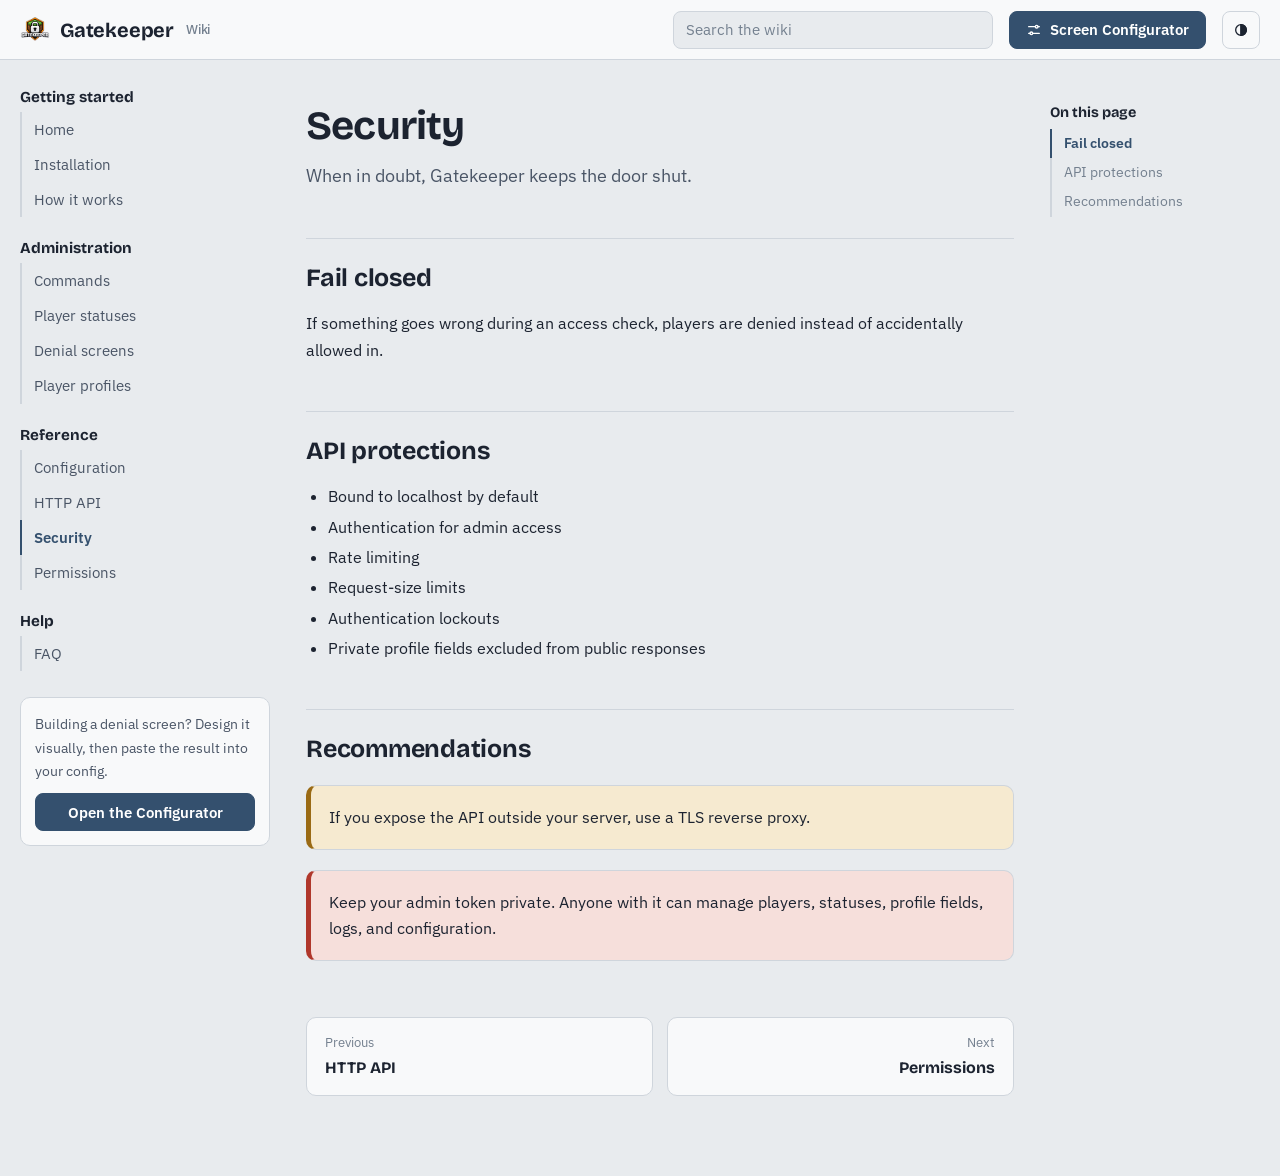
<file: security.html>
<!DOCTYPE html>
<html lang="en">
<head>
<meta charset="utf-8">
<meta name="viewport" content="width=device-width, initial-scale=1">
<title>Security · Gatekeeper Wiki</title>
<meta name="description" content="Fail-closed design and API hardening">
<link rel="icon" href="assets/img/favicon.png" type="image/png">
<script>try{var t=localStorage.getItem("gk-theme");if(!t&&matchMedia("(prefers-color-scheme: dark)").matches)t="dark";if(t)document.documentElement.dataset.theme=t}catch(e){}</script>
<link rel="preload" href="assets/fonts/bricolage-grotesque-latin-700-normal.woff2" as="font" type="font/woff2" crossorigin>
<link rel="preload" href="assets/fonts/ibm-plex-sans-latin-400-normal.woff2" as="font" type="font/woff2" crossorigin>
<link rel="preload" href="assets/fonts/ibm-plex-sans-latin-600-normal.woff2" as="font" type="font/woff2" crossorigin>
<link rel="preload" href="assets/fonts/jetbrains-mono-latin-400-normal.woff2" as="font" type="font/woff2" crossorigin>
<link rel="stylesheet" href="assets/css/style.css">
</head>
<body data-page="security.html">
<a class="skip" href="#content">Skip to content</a>
<header id="site-header" class="site-header">
<button class="btn ghost icon-btn menu-btn" id="menu-btn" aria-label="Open navigation" aria-expanded="false">&#9776;</button>
<a class="brand" href="index.html"><img src="./assets/img/favicon.png"><span>Gatekeeper</span><small>Wiki</small></a>
<div class="header-gap"></div>
<div class="search" role="search"><input id="search" type="search" placeholder="Search the wiki" aria-label="Search the wiki" autocomplete="off"><div class="results" id="results"></div></div>
<a class="btn" data-configurator href="#" target="_blank" rel="noopener"><svg viewBox="0 0 24 24" fill="none" stroke="currentColor" stroke-width="2" stroke-linecap="round" aria-hidden="true"><path d="M4 7h10M18 7h2M4 17h2M10 17h10"/><circle cx="16" cy="7" r="2"/><circle cx="8" cy="17" r="2"/></svg><span><span class="lbl-long">Screen </span>Configurator</span></a>
<button class="btn ghost icon-btn" id="theme-btn" aria-label="Toggle dark mode"><svg viewBox="0 0 24 24" fill="none" stroke="currentColor" stroke-width="2" stroke-linecap="round" aria-hidden="true"><circle cx="12" cy="12" r="8"/><path d="M12 4v16"/><path d="M12 4a8 8 0 0 1 0 16z" fill="currentColor"/></svg></button>
</header>
<div class="layout">
<aside id="sidebar" class="sidebar" aria-label="Wiki navigation"><h4>Getting started</h4><ul><li><a href="index.html">Home</a></li><li><a href="installation.html">Installation</a></li><li><a href="how-it-works.html">How it works</a></li></ul><h4>Administration</h4><ul><li><a href="commands.html">Commands</a></li><li><a href="statuses.html">Player statuses</a></li><li><a href="denial-screens.html">Denial screens</a></li><li><a href="player-profiles.html">Player profiles</a></li></ul><h4>Reference</h4><ul><li><a href="configuration.html">Configuration</a></li><li><a href="http-api.html">HTTP API</a></li><li><a href="security.html" aria-current="page">Security</a></li><li><a href="permissions.html">Permissions</a></li></ul><h4>Help</h4><ul><li><a href="faq.html">FAQ</a></li></ul><div class="side-cta">Building a denial screen? Design it visually, then paste the result into your config.<a class="btn" data-configurator href="#" target="_blank" rel="noopener">Open the Configurator</a></div></aside>
<article id="content" class="doc">
<h1>Security</h1>
<p class="lede">When in doubt, Gatekeeper keeps the door shut.</p>

<h2 id="fail-closed">Fail closed</h2>
<p>If something goes wrong during an access check, players are denied instead of accidentally allowed in.</p>

<h2 id="api-protections">API protections</h2>
<ul>
<li>Bound to localhost by default</li>
<li>Authentication for admin access</li>
<li>Rate limiting</li>
<li>Request-size limits</li>
<li>Authentication lockouts</li>
<li>Private profile fields excluded from public responses</li>
</ul>

<h2 id="recommendations">Recommendations</h2>
<div class="callout warn"><p>If you expose the API outside your server, use a TLS reverse proxy.</p></div>
<div class="callout danger"><p>Keep your admin token private. Anyone with it can manage players, statuses, profile fields, logs, and configuration.</p></div>
<nav class="pager" aria-label="Previous and next pages"><a class="prev" href="http-api.html"><small>Previous</small><b>HTTP API</b></a><a class="next" href="permissions.html"><small>Next</small><b>Permissions</b></a></nav>
</article>
<nav id="toc" class="toc" aria-label="On this page"><h4>On this page</h4><a href="#fail-closed">Fail closed</a><a href="#api-protections">API protections</a><a href="#recommendations">Recommendations</a></nav>
</div>
<script src="assets/js/site.js"></script>
</body>
</html>
</file>
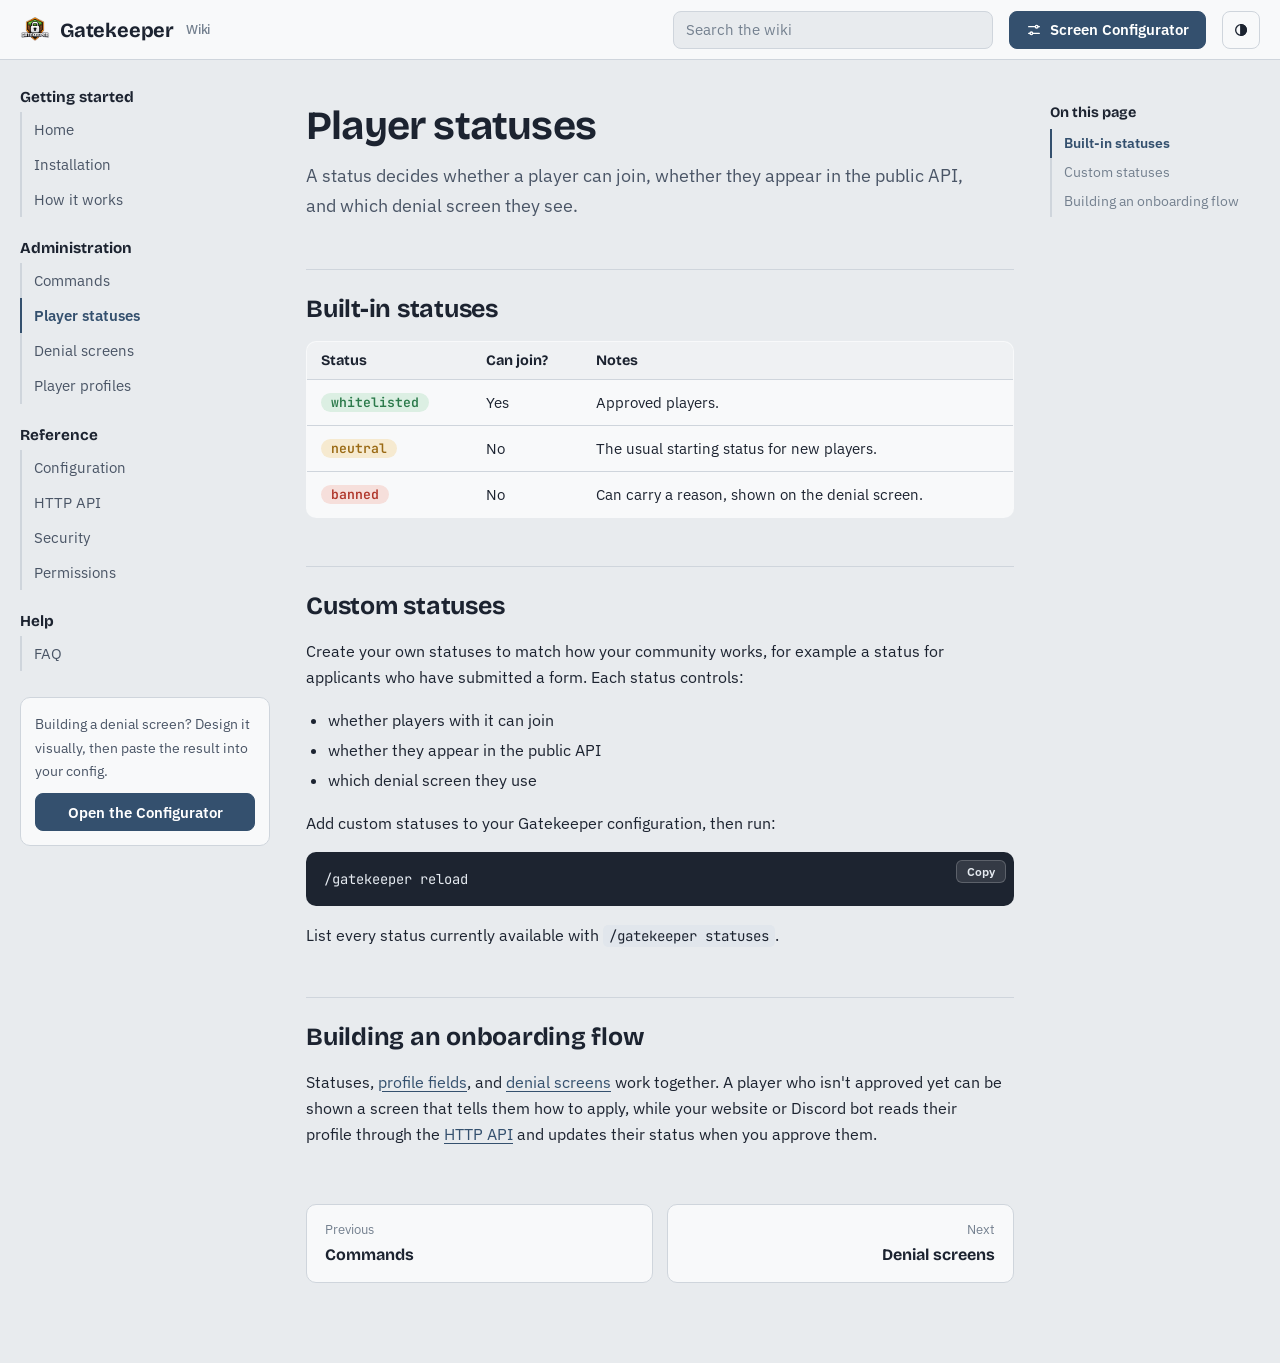
<file: statuses.html>
<!DOCTYPE html>
<html lang="en">
<head>
<meta charset="utf-8">
<meta name="viewport" content="width=device-width, initial-scale=1">
<title>Player statuses · Gatekeeper Wiki</title>
<meta name="description" content="Built-in and custom statuses">
<link rel="icon" href="assets/img/favicon.png" type="image/png">
<script>try{var t=localStorage.getItem("gk-theme");if(!t&&matchMedia("(prefers-color-scheme: dark)").matches)t="dark";if(t)document.documentElement.dataset.theme=t}catch(e){}</script>
<link rel="preload" href="assets/fonts/bricolage-grotesque-latin-700-normal.woff2" as="font" type="font/woff2" crossorigin>
<link rel="preload" href="assets/fonts/ibm-plex-sans-latin-400-normal.woff2" as="font" type="font/woff2" crossorigin>
<link rel="preload" href="assets/fonts/ibm-plex-sans-latin-600-normal.woff2" as="font" type="font/woff2" crossorigin>
<link rel="preload" href="assets/fonts/jetbrains-mono-latin-400-normal.woff2" as="font" type="font/woff2" crossorigin>
<link rel="stylesheet" href="assets/css/style.css">
</head>
<body data-page="statuses.html">
<a class="skip" href="#content">Skip to content</a>
<header id="site-header" class="site-header">
<button class="btn ghost icon-btn menu-btn" id="menu-btn" aria-label="Open navigation" aria-expanded="false">&#9776;</button>
<a class="brand" href="index.html"><img src="./assets/img/favicon.png"><span>Gatekeeper</span><small>Wiki</small></a>
<div class="header-gap"></div>
<div class="search" role="search"><input id="search" type="search" placeholder="Search the wiki" aria-label="Search the wiki" autocomplete="off"><div class="results" id="results"></div></div>
<a class="btn" data-configurator href="#" target="_blank" rel="noopener"><svg viewBox="0 0 24 24" fill="none" stroke="currentColor" stroke-width="2" stroke-linecap="round" aria-hidden="true"><path d="M4 7h10M18 7h2M4 17h2M10 17h10"/><circle cx="16" cy="7" r="2"/><circle cx="8" cy="17" r="2"/></svg><span><span class="lbl-long">Screen </span>Configurator</span></a>
<button class="btn ghost icon-btn" id="theme-btn" aria-label="Toggle dark mode"><svg viewBox="0 0 24 24" fill="none" stroke="currentColor" stroke-width="2" stroke-linecap="round" aria-hidden="true"><circle cx="12" cy="12" r="8"/><path d="M12 4v16"/><path d="M12 4a8 8 0 0 1 0 16z" fill="currentColor"/></svg></button>
</header>
<div class="layout">
<aside id="sidebar" class="sidebar" aria-label="Wiki navigation"><h4>Getting started</h4><ul><li><a href="index.html">Home</a></li><li><a href="installation.html">Installation</a></li><li><a href="how-it-works.html">How it works</a></li></ul><h4>Administration</h4><ul><li><a href="commands.html">Commands</a></li><li><a href="statuses.html" aria-current="page">Player statuses</a></li><li><a href="denial-screens.html">Denial screens</a></li><li><a href="player-profiles.html">Player profiles</a></li></ul><h4>Reference</h4><ul><li><a href="configuration.html">Configuration</a></li><li><a href="http-api.html">HTTP API</a></li><li><a href="security.html">Security</a></li><li><a href="permissions.html">Permissions</a></li></ul><h4>Help</h4><ul><li><a href="faq.html">FAQ</a></li></ul><div class="side-cta">Building a denial screen? Design it visually, then paste the result into your config.<a class="btn" data-configurator href="#" target="_blank" rel="noopener">Open the Configurator</a></div></aside>
<article id="content" class="doc">
<h1>Player statuses</h1>
<p class="lede">A status decides whether a player can join, whether they appear in the public API, and which denial screen they see.</p>

<h2 id="built-in-statuses">Built-in statuses</h2>
<table class="status-table">
<tr><th>Status</th><th>Can join?</th><th>Notes</th></tr>
<tr><td><span class="chip ok">whitelisted</span></td><td>Yes</td><td>Approved players.</td></tr>
<tr><td><span class="chip warn">neutral</span></td><td>No</td><td>The usual starting status for new players.</td></tr>
<tr><td><span class="chip bad">banned</span></td><td>No</td><td>Can carry a reason, shown on the denial screen.</td></tr>
</table>

<h2 id="custom-statuses">Custom statuses</h2>
<p>Create your own statuses to match how your community works, for example a status for applicants who have submitted a form. Each status controls:</p>
<ul>
<li>whether players with it can join</li>
<li>whether they appear in the public API</li>
<li>which denial screen they use</li>
</ul>
<!-- TODO: original description had the config file name blank here; confirm it is config.json. -->
<p>Add custom statuses to your Gatekeeper configuration, then run:</p>
<pre><code>/gatekeeper reload</code></pre>
<p>List every status currently available with <code>/gatekeeper statuses</code>.</p>

<h2 id="building-an-onboarding-flow">Building an onboarding flow</h2>
<p>Statuses, <a href="player-profiles.html">profile fields</a>, and <a href="denial-screens.html">denial screens</a> work together. A player who isn't approved yet can be shown a screen that tells them how to apply, while your website or Discord bot reads their profile through the <a href="http-api.html">HTTP API</a> and updates their status when you approve them.</p>
<nav class="pager" aria-label="Previous and next pages"><a class="prev" href="commands.html"><small>Previous</small><b>Commands</b></a><a class="next" href="denial-screens.html"><small>Next</small><b>Denial screens</b></a></nav>
</article>
<nav id="toc" class="toc" aria-label="On this page"><h4>On this page</h4><a href="#built-in-statuses">Built-in statuses</a><a href="#custom-statuses">Custom statuses</a><a href="#building-an-onboarding-flow">Building an onboarding flow</a></nav>
</div>
<script src="assets/js/site.js"></script>
</body>
</html>
</file>
<file: assets/css/style.css>
/* Gatekeeper Wiki */
@font-face{font-family:"Bricolage Grotesque";font-weight:500;font-style:normal;font-display:block;src:url("../fonts/bricolage-grotesque-latin-500-normal.woff2") format("woff2")}
@font-face{font-family:"Bricolage Grotesque";font-weight:700;font-style:normal;font-display:block;src:url("../fonts/bricolage-grotesque-latin-700-normal.woff2") format("woff2")}
@font-face{font-family:"IBM Plex Sans";font-weight:400;font-style:normal;font-display:block;src:url("../fonts/ibm-plex-sans-latin-400-normal.woff2") format("woff2")}
@font-face{font-family:"IBM Plex Sans";font-weight:500;font-style:normal;font-display:block;src:url("../fonts/ibm-plex-sans-latin-500-normal.woff2") format("woff2")}
@font-face{font-family:"IBM Plex Sans";font-weight:600;font-style:normal;font-display:block;src:url("../fonts/ibm-plex-sans-latin-600-normal.woff2") format("woff2")}
@font-face{font-family:"JetBrains Mono";font-weight:400;font-style:normal;font-display:block;src:url("../fonts/jetbrains-mono-latin-400-normal.woff2") format("woff2")}
@font-face{font-family:"JetBrains Mono";font-weight:600;font-style:normal;font-display:block;src:url("../fonts/jetbrains-mono-latin-600-normal.woff2") format("woff2")}
@view-transition{navigation:auto}
:root{
  --bg:#e8ebee; --panel:#f8f9fa; --panel-2:#eff1f3; --ink:#1c2330; --ink-2:#4a5566; --ink-3:#74808f;
  --line:#cfd5dc; --accent:#34506e; --accent-ink:#ffffff; --accent-soft:#dce5ee; --brass:#b9801a;
  --ok:#2c7a4b; --ok-soft:#dcefe3; --warn:#9a6a14; --warn-soft:#f6ead0; --bad:#b0372b; --bad-soft:#f6dfdb;
  --code-bg:#1d2430; --code-ink:#e6ebf1; --code-inline:#e1e6ec;
  --head:"Bricolage Grotesque","Segoe UI Variable Display","Segoe UI",system-ui,sans-serif;
  --body:"IBM Plex Sans","Segoe UI",system-ui,-apple-system,sans-serif;
  --mono:"JetBrains Mono","Cascadia Code",ui-monospace,SFMono-Regular,Menlo,Consolas,monospace;
  --hh:60px;
}
:root[data-theme="dark"]{
  --bg:#12171f; --panel:#1a212b; --panel-2:#212a36; --ink:#e6ebf1; --ink-2:#aab4c1; --ink-3:#7f8b9a;
  --line:#2c3644; --accent:#7ea6d1; --accent-ink:#0f1620; --accent-soft:#25324a; --brass:#e0a63a;
  --ok:#5fc08a; --ok-soft:#1c3a2b; --warn:#e0b05a; --warn-soft:#3b3017; --bad:#ef7f72; --bad-soft:#42211e;
  --code-bg:#0d1118; --code-ink:#dfe6ee; --code-inline:#27313f;
}
*{box-sizing:border-box}
html{scroll-behavior:smooth;scroll-padding-top:calc(var(--hh) + 16px)}
body{margin:0;background:var(--bg);color:var(--ink);font:16px/1.65 var(--body);-webkit-font-smoothing:antialiased}
a{color:var(--accent);text-underline-offset:3px}
a:hover{color:var(--ink)}
:focus-visible{outline:3px solid var(--brass);outline-offset:2px;border-radius:4px}
.skip{position:absolute;left:-999px;top:8px;background:var(--accent);color:var(--accent-ink);padding:8px 14px;border-radius:6px;z-index:100}
.skip:focus{left:8px}

/* header */
.site-header{position:sticky;top:0;z-index:50;height:var(--hh);display:flex;align-items:center;gap:16px;padding:0 20px;background:var(--panel);border-bottom:1px solid var(--line)}
.brand{display:flex;align-items:center;gap:10px;font:700 1.25rem/1 var(--head);color:var(--ink);text-decoration:none;letter-spacing:-.01em}
.brand img{width:30px;height:30px;flex:none}
.brand small{font:500 .8rem var(--body);color:var(--ink-3);margin-left:2px}
.header-gap{flex:1}
.search{position:relative;width:min(320px,34vw)}
.search input{width:100%;height:38px;padding:0 12px;border:1px solid var(--line);border-radius:8px;background:var(--bg);color:var(--ink);font:inherit;font-size:.92rem}
.search input::placeholder{color:var(--ink-3)}
.results{position:absolute;top:44px;left:0;right:0;background:var(--panel);border:1px solid var(--line);border-radius:10px;box-shadow:0 12px 30px rgba(10,20,35,.18);overflow:hidden;display:none}
.results.open{display:block}
.results a{display:block;padding:10px 14px;text-decoration:none;color:var(--ink);border-bottom:1px solid var(--line)}
.results a:last-child{border:0}
.results a:hover,.results a:focus{background:var(--accent-soft)}
.results b{display:block;font-family:var(--head)}
.results span{font-size:.82rem;color:var(--ink-2)}
.btn{display:inline-flex;align-items:center;gap:8px;height:38px;padding:0 16px;border-radius:8px;border:1px solid var(--accent);background:var(--accent);color:var(--accent-ink);font:600 .92rem var(--body);text-decoration:none;cursor:pointer;white-space:nowrap}
.btn:hover{filter:brightness(1.1);color:var(--accent-ink)}
.btn.ghost{background:transparent;color:var(--ink);border-color:var(--line)}
.btn.ghost:hover{background:var(--panel-2);color:var(--ink)}
.btn svg{width:16px;height:16px}
.icon-btn{width:38px;padding:0;justify-content:center}
.menu-btn{display:none}

/* layout */
.layout{display:grid;grid-template-columns:250px minmax(0,1fr) 210px;gap:0 36px;max-width:1360px;margin:0 auto;padding:0 20px}
.sidebar{position:sticky;top:var(--hh);align-self:start;height:calc(100vh - var(--hh));overflow:auto;padding:28px 0 40px}
.sidebar h4{margin:22px 0 6px;font:700 .95rem var(--head);color:var(--ink)}
.sidebar h4:first-child{margin-top:0}
.sidebar ul{list-style:none;margin:0;padding:0;border-left:2px solid var(--line)}
.sidebar li a{display:block;padding:5px 12px;margin-left:-2px;border-left:2px solid transparent;color:var(--ink-2);text-decoration:none;font-size:.95rem}
.sidebar li a:hover{color:var(--ink)}
.sidebar li a[aria-current="page"]{color:var(--accent);border-left-color:var(--accent);font-weight:600}
.side-cta{margin-top:26px;padding:14px;border:1px solid var(--line);border-radius:10px;background:var(--panel);font-size:.9rem;color:var(--ink-2)}
.side-cta a.btn{margin-top:10px;width:100%;justify-content:center}

.doc{padding:44px 0 80px;max-width:760px;min-width:0}
.doc h1{font:700 2.5rem/1.1 var(--head);letter-spacing:-.02em;margin:0 0 12px}
.doc .lede{font-size:1.15rem;color:var(--ink-2);margin:0 0 28px;max-width:62ch}
.doc h2{font:700 1.55rem/1.25 var(--head);letter-spacing:-.01em;margin:48px 0 12px;padding-top:24px;border-top:1px solid var(--line)}
.doc h3{font:700 1.15rem/1.3 var(--head);margin:30px 0 8px}
.doc p,.doc li{max-width:70ch}
.doc ul,.doc ol{padding-left:22px}
.doc li{margin:4px 0}
.doc code{font:.88em var(--mono);background:var(--code-inline);padding:2px 6px;border-radius:5px}
.doc pre{position:relative;margin:16px 0;padding:16px 18px;background:var(--code-bg);color:var(--code-ink);border-radius:10px;overflow:auto;font:.86rem/1.6 var(--mono);max-width:100%}
.doc pre code{background:none;padding:0;font-size:inherit;color:inherit}
.copy{position:absolute;top:8px;right:8px;padding:3px 10px;font:600 .75rem var(--body);background:rgba(255,255,255,.1);color:var(--code-ink);border:1px solid rgba(255,255,255,.2);border-radius:6px;cursor:pointer}
.copy:hover{background:rgba(255,255,255,.2)}
.tok-c{color:#8ba0b8}.tok-k{color:#e0a63a}
.doc table {width: 100%;border-collapse: collapse;margin: 16px 0;font-size: .95rem;background: var(--panel);border: 1px solid var(--line);border-radius: 10px;overflow: hidden;}.doc th,.doc td{text-align:left;padding:10px 14px;border-bottom:1px solid var(--line);vertical-align:top}
.doc th{background:var(--panel-2);font:700 .9rem var(--head)}
.doc tr:last-child td{border-bottom:0}
.doc td:first-child{white-space:nowrap}

.callout{margin:20px 0;padding:14px 18px;border-radius:10px;border:1px solid var(--line);border-left-width:5px;background:var(--panel)}
.callout p{margin:4px 0}
.callout strong:first-child{font-family:var(--head)}
.callout.note{border-left-color:var(--accent)}
.callout.warn{border-left-color:var(--warn);background:var(--warn-soft)}
.callout.danger{border-left-color:var(--bad);background:var(--bad-soft)}
.callout.tip{border-left-color:var(--ok);background:var(--ok-soft)}
.callout.configurator{display:flex;gap:16px;align-items:center;justify-content:space-between;flex-wrap:wrap;border-left-color:var(--brass)}
.callout.configurator div{flex:1 1 320px}

.chip{display:inline-block;padding:1px 10px;border-radius:99px;font:600 .82rem var(--mono);vertical-align:1px}
.chip.ok{background:var(--ok-soft);color:var(--ok)}
.chip.warn{background:var(--warn-soft);color:var(--warn)}
.chip.bad{background:var(--bad-soft);color:var(--bad)}
.chip.info{background:var(--accent-soft);color:var(--accent)}

.toc{position:sticky;top:var(--hh);align-self:start;max-height:calc(100vh - var(--hh));overflow:auto;padding:44px 0 40px;font-size:.88rem}
.toc h4{margin:0 0 8px;font:700 .9rem var(--head)}
.toc a{display:block;padding:3px 0 3px 12px;border-left:2px solid var(--line);color:var(--ink-3);text-decoration:none}
.toc a.sub{padding-left:26px}
.toc a:hover{color:var(--ink)}
.toc a.active{color:var(--accent);border-left-color:var(--accent);font-weight:600}

.pager{display:grid;grid-template-columns:1fr 1fr;gap:14px;margin-top:56px}
.pager a{display:block;padding:14px 18px;border:1px solid var(--line);border-radius:10px;background:var(--panel);text-decoration:none;color:var(--ink)}
.pager a:hover{border-color:var(--accent)}
.pager small{display:block;color:var(--ink-3)}
.pager b{font-family:var(--head)}
.pager .next{text-align:right;grid-column:2}
.pager .prev{grid-column:1}

footer.site-footer{border-top:1px solid var(--line);padding:22px;text-align:center;color:var(--ink-3);font-size:.88rem}

/* home */
.hero h1{font-size:clamp(2.6rem,6vw,4rem)}
.hero .row{display:flex;gap:12px;flex-wrap:wrap;margin:6px 0 4px}
.start-list{list-style:none;padding:0;margin:12px 0}
.start-list li{display:grid;grid-template-columns:170px 1fr;gap:16px;padding:12px 0;border-bottom:1px solid var(--line);max-width:none}
.start-list li:last-child{border:0}
.start-list a{font:700 1rem var(--head)}
.feature-grid{display:grid;grid-template-columns:1fr 1fr;gap:0 40px;margin:12px 0}
.feature-grid dt{font:700 1rem var(--head);margin-top:18px}
.feature-grid dd{margin:2px 0 0;color:var(--ink-2)}

/* gate demo */
.gate{margin:26px 0 8px;border:1px solid var(--line);border-radius:14px;background:var(--panel);overflow:hidden}
.gate-top{padding:16px 20px;border-bottom:1px solid var(--line)}
.gate-top b{font:700 1.05rem var(--head)}
.gate-top p{margin:2px 0 0;font-size:.92rem;color:var(--ink-2)}
.gate-ctrl{display:flex;flex-wrap:wrap;gap:8px;padding:14px 20px;background:var(--panel-2);border-bottom:1px solid var(--line)}
.gate-ctrl button{padding:7px 14px;border-radius:8px;border:1px solid var(--line);background:var(--panel);color:var(--ink);font:600 .88rem var(--mono);cursor:pointer}
.gate-ctrl button[aria-pressed="true"]{background:var(--accent);color:var(--accent-ink);border-color:var(--accent)}
.gate-out{padding:20px;display:grid;grid-template-columns:200px 1fr;gap:20px;align-items:start}
.verdict{font-size:.92rem;color:var(--ink-2)}
.verdict .chip{font-size:.95rem;margin-bottom:8px}
.mc-screen{background:#2d2a27 repeating-linear-gradient(45deg,rgba(255,255,255,.03) 0 6px,transparent 6px 12px);border:3px solid #111;border-radius:6px;color:#fff;font:.92rem/1.55 var(--mono);padding:30px 22px;text-align:center;min-height:170px;display:flex;flex-direction:column;justify-content:center;gap:2px}
.mc-screen .t{font-weight:700;font-size:1.05rem}
.mc-screen .r{color:#ff5555}.mc-screen .y{color:#ffaa00}.mc-screen .g{color:#55ff55}.mc-screen .gr{color:#aaaaaa}
.mc-screen .btnfake{margin:14px auto 0;padding:5px 26px;background:#6d6d6d;border:2px solid #000;border-top-color:#a0a0a0;border-left-color:#a0a0a0;font-size:.85rem}

.pill-row{display:flex;gap:10px;flex-wrap:wrap}
.status-table td:first-child{white-space:nowrap}

@media (max-width:1100px){
  .layout{grid-template-columns:240px minmax(0,1fr)}
  .toc{display:none}
}
@media (max-width:820px){
  .menu-btn{display:inline-flex}
  .layout{grid-template-columns:minmax(0,1fr);padding:0 16px}
  .sidebar{position:fixed;z-index:40;top:var(--hh);left:0;bottom:0;width:min(300px,86vw);height:auto;padding:20px;background:var(--panel);border-right:1px solid var(--line);transform:translateX(-102%);transition:transform .2s}
  .sidebar.open{transform:none}
  .search{display:none}
  .brand small{display:none}
  .doc h1{font-size:2rem}
  .feature-grid{grid-template-columns:1fr}
  .start-list li{grid-template-columns:1fr;gap:2px}
  .gate-out{grid-template-columns:1fr}
  .btn .lbl-long{display:none}
}
@media (prefers-reduced-motion:reduce){html{scroll-behavior:auto}.sidebar{transition:none}}
</file>
